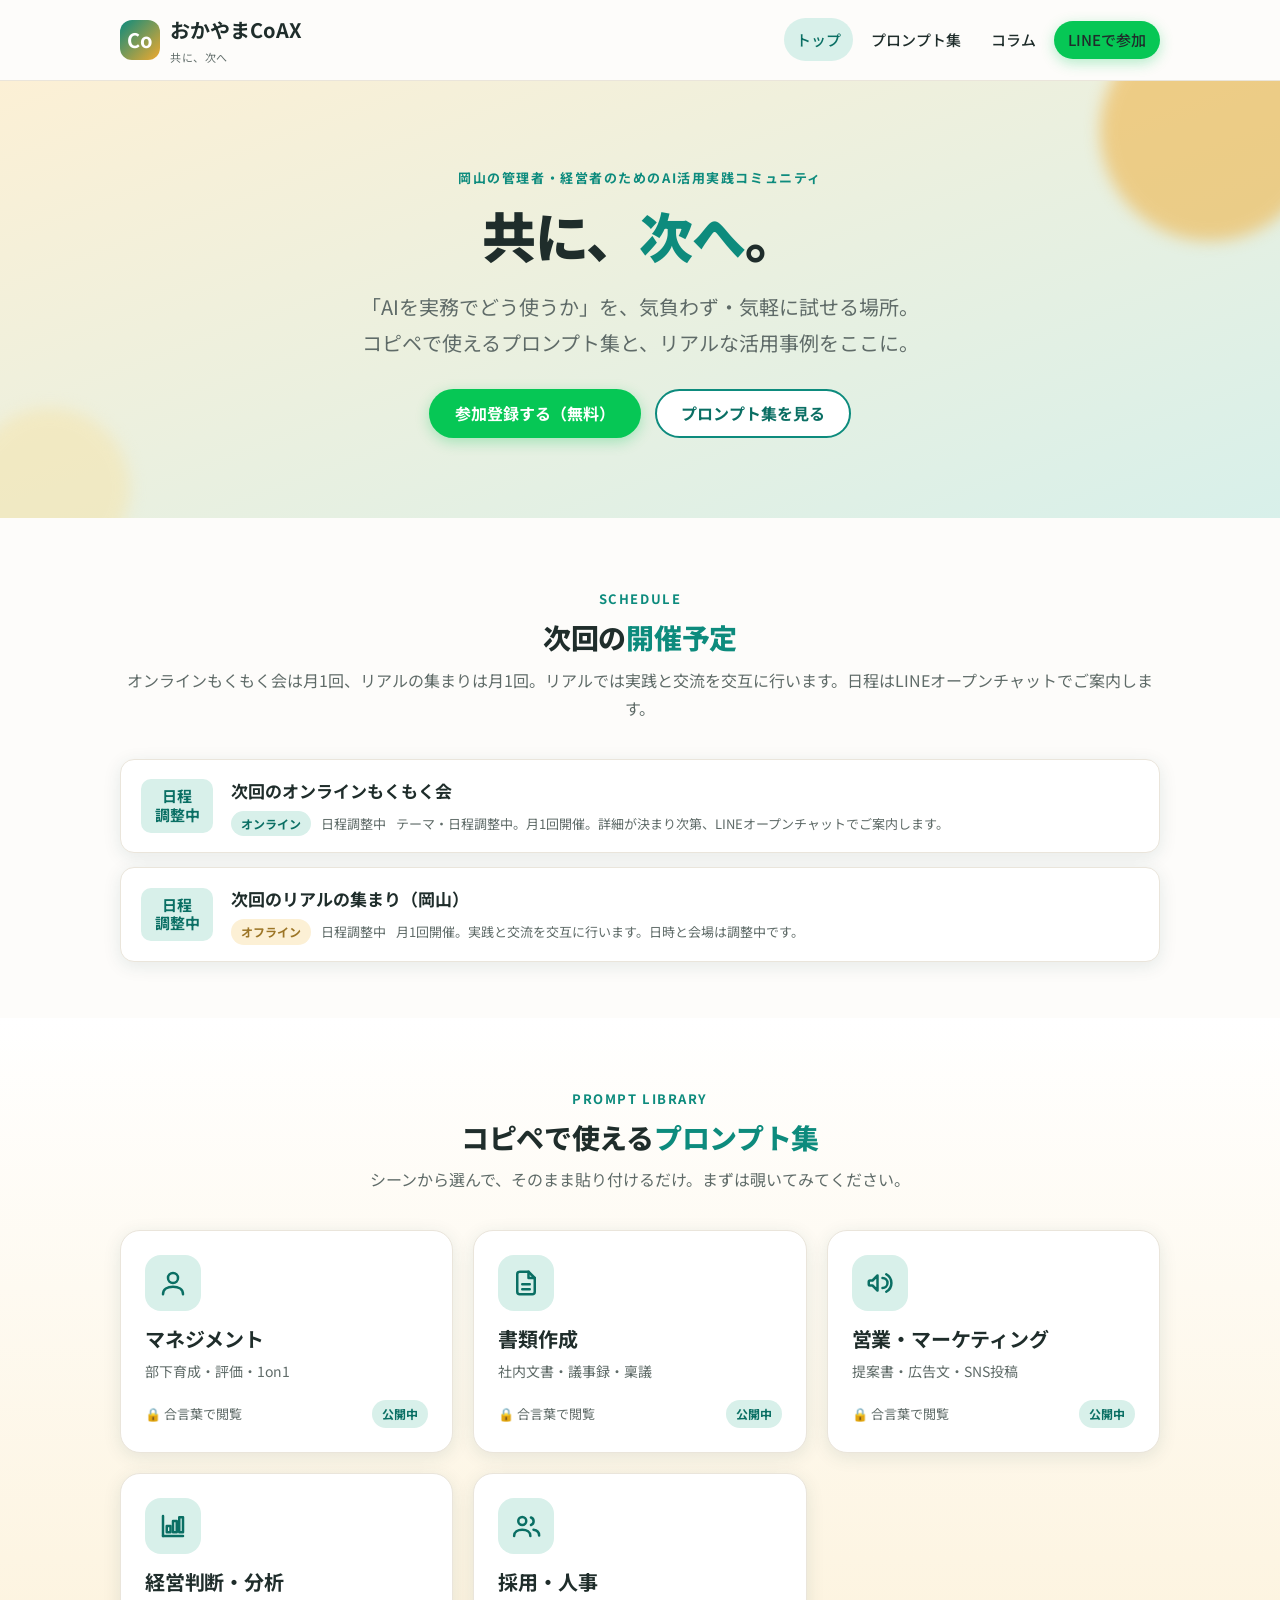
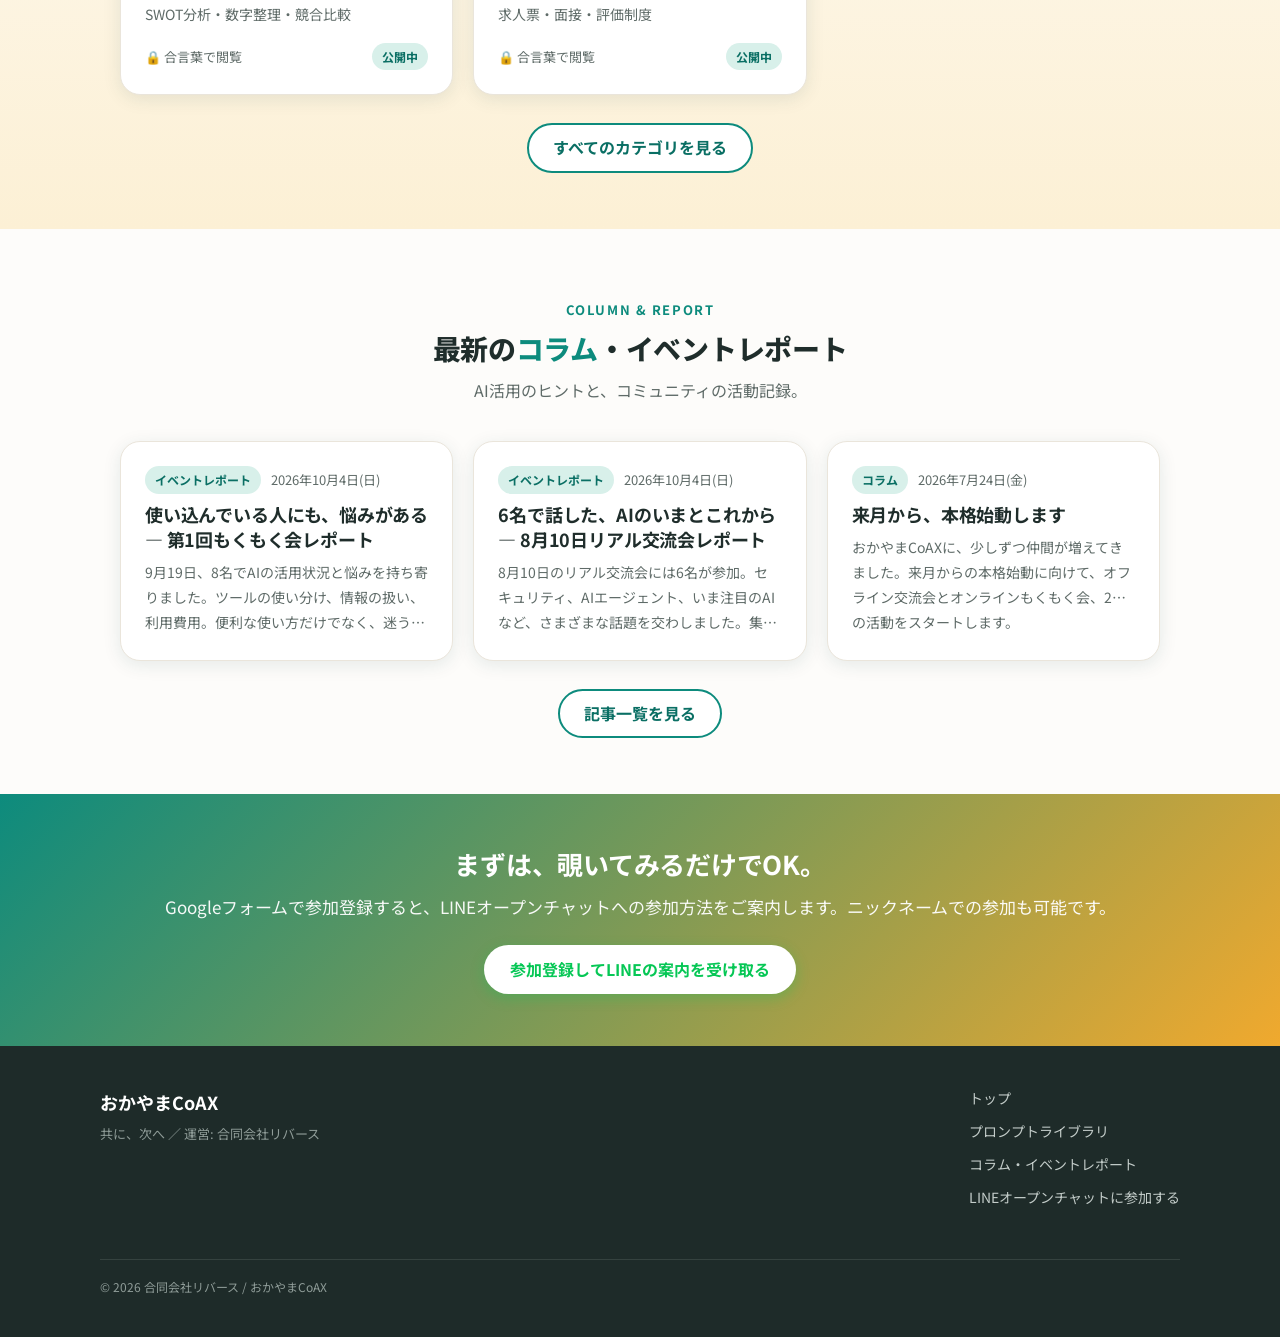
<file: index.html>
<!DOCTYPE html>
<html lang="ja">
<head>
  <meta charset="UTF-8">
  <meta name="viewport" content="width=device-width, initial-scale=1.0">
  <title>おかやまCoAX ｜ 岡山の管理者・経営者のためのAI活用実践コミュニティ</title>
  <meta name="description" content="おかやまCoAXは、岡山の管理者・経営者向けの無料AI活用実践コミュニティ。コピペで使えるプロンプト集と、実際の活用事例・イベントレポートを蓄積しています。">
  <!-- OGP / Twitter Card -->
  <meta property="og:type" content="website">
  <meta property="og:site_name" content="おかやまCoAX">
  <meta property="og:title" content="おかやまCoAX ｜ 岡山の管理者・経営者のためのAI活用実践コミュニティ">
  <meta property="og:description" content="「共に、次へ」。コピペで使えるプロンプト集と、リアルな活用事例。気負わず・気軽にAIを実務で試せる無料コミュニティ。">
  <meta property="og:image" content="https://okayamacoax.re-birth-llc.co.jp/assets/img/ogp.png">
  <meta property="og:url" content="https://okayamacoax.re-birth-llc.co.jp/">
  <meta name="twitter:card" content="summary_large_image">
  <link rel="preconnect" href="https://fonts.googleapis.com">
  <link rel="preconnect" href="https://fonts.gstatic.com" crossorigin>
  <link href="https://fonts.googleapis.com/css2?family=Noto+Sans+JP:wght@400;500;700;800;900&display=swap" rel="stylesheet">
  <link rel="stylesheet" href="assets/css/style.css">
</head>
<body data-page="home">
  <header id="site-header"></header>

  <main id="main">
    <!-- ヒーロー -->
    <section class="hero">
      <span class="hero__blob hero__blob--1"></span>
      <span class="hero__blob hero__blob--2"></span>
      <div class="hero__inner">
        <p class="eyebrow">岡山の管理者・経営者のためのAI活用実践コミュニティ</p>
        <h1 class="hero__concept">共に、<span class="em">次へ</span>。</h1>
        <p class="hero__lead">「AIを実務でどう使うか」を、気負わず・気軽に試せる場所。<br>コピペで使えるプロンプト集と、リアルな活用事例をここに。</p>
        <div class="hero__actions">
          <a href="#" id="hero-line" class="btn btn--line" target="_blank" rel="noopener">参加登録する（無料）</a>
          <a href="prompts.html" class="btn btn--ghost">プロンプト集を見る</a>
        </div>
      </div>
    </section>

    <!-- 次回開催予定 -->
    <section class="section">
      <div class="container">
        <div class="section__head">
          <p class="eyebrow">SCHEDULE</p>
          <h2 class="section__title">次回の<span class="em">開催予定</span></h2>
          <p class="section__lead">オンラインもくもく会は月1回、リアルの集まりは月1回。リアルでは実践と交流を交互に行います。日程はLINEオープンチャットでご案内します。</p>
        </div>
        <div class="events" id="events" aria-live="polite"><div class="loading">読み込み中…</div></div>
      </div>
    </section>

    <!-- プロンプトライブラリ導線 -->
    <section class="section section--soft">
      <div class="container">
        <div class="section__head">
          <p class="eyebrow">PROMPT LIBRARY</p>
          <h2 class="section__title">コピペで使える<span class="em">プロンプト集</span></h2>
          <p class="section__lead">シーンから選んで、そのまま貼り付けるだけ。まずは覗いてみてください。</p>
        </div>
        <div class="grid grid--3" id="categories"><div class="loading">読み込み中…</div></div>
        <div style="text-align:center; margin-top:28px">
          <a href="prompts.html" class="btn btn--ghost">すべてのカテゴリを見る</a>
        </div>
      </div>
    </section>

    <!-- 最新コラム -->
    <section class="section">
      <div class="container">
        <div class="section__head">
          <p class="eyebrow">COLUMN &amp; REPORT</p>
          <h2 class="section__title">最新の<span class="em">コラム</span>・イベントレポート</h2>
          <p class="section__lead">AI活用のヒントと、コミュニティの活動記録。</p>
        </div>
        <div class="grid grid--3" id="latest-columns" aria-live="polite"><div class="loading">読み込み中…</div></div>
        <div style="text-align:center; margin-top:28px">
          <a href="columns.html" class="btn btn--ghost">記事一覧を見る</a>
        </div>
      </div>
    </section>

    <!-- LINE CTA -->
    <section class="cta-band">
      <div class="container">
        <h2>まずは、覗いてみるだけでOK。</h2>
        <p>Googleフォームで参加登録すると、LINEオープンチャットへの参加方法をご案内します。ニックネームでの参加も可能です。</p>
        <a href="#" id="cta-line" class="btn btn--line" target="_blank" rel="noopener">参加登録してLINEの案内を受け取る</a>
      </div>
    </section>
  </main>

  <footer id="site-footer"></footer>

  <script src="assets/js/main.js"></script>
  <script src="assets/js/content-tools.js"></script>
  <script src="assets/js/home.js"></script>
  <script>
    // ヒーロー/CTAのLINEボタンにフォームURLを反映
    CoAX.getConfig().then(cfg => {
      ["hero-line", "cta-line"].forEach(id => {
        const el = document.getElementById(id);
        if (el) el.href = cfg.lineFormUrl;
      });
    });
  </script>
</body>
</html>
</file>
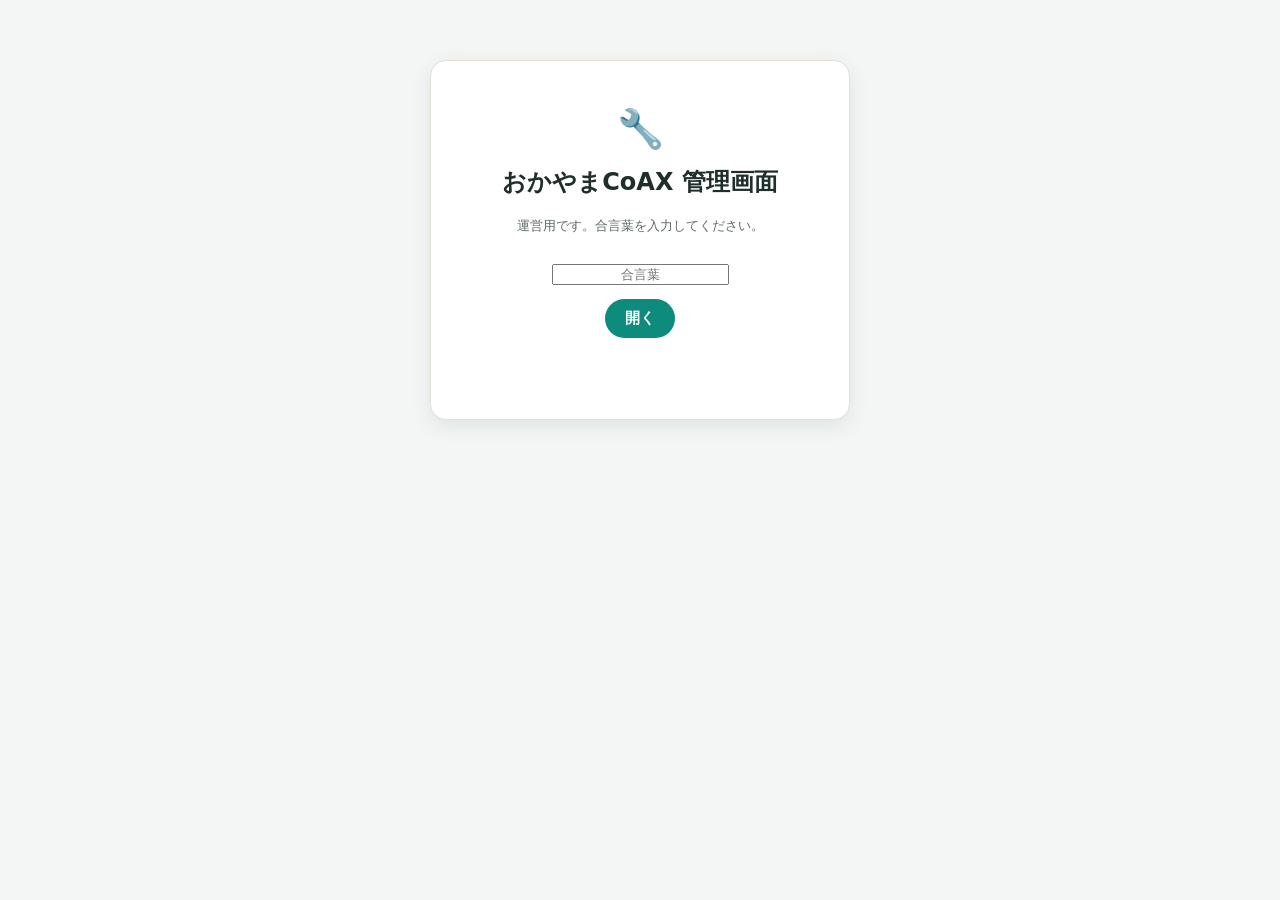
<file: admin.html>
<!DOCTYPE html>
<html lang="ja">
<head>
  <meta charset="UTF-8">
  <meta name="viewport" content="width=device-width, initial-scale=1.0">
  <meta name="robots" content="noindex,nofollow">
  <title>管理画面 ｜ おかやまCoAX（運営用）</title>
  <style>
    :root{--teal:#0d8b7d;--teal-d:#0a6f64;--gold:#f0a92e;--bg:#f4f6f5;--surface:#fff;--ink:#1f2d2b;--soft:#5f6b68;--bd:#e3e0d7;--danger:#c0392b;}
    *{box-sizing:border-box;}
    body{margin:0;font-family:"Noto Sans JP",system-ui,sans-serif;background:var(--bg);color:var(--ink);line-height:1.7;}
    header{background:var(--surface);border-bottom:1px solid var(--bd);padding:12px 20px;display:flex;align-items:center;justify-content:space-between;position:sticky;top:0;z-index:10;}
    .brand{font-weight:700;font-size:18px;}
    .brand small{color:var(--soft);font-weight:400;font-size:12px;display:block;}
    .wrap{max-width:960px;margin:0 auto;padding:20px;}
    .tabs{display:flex;gap:6px;flex-wrap:wrap;margin:16px 0 20px;}
    .tabs button{background:#fff;border:2px solid var(--bd);color:var(--soft);border-radius:999px;padding:8px 16px;font-weight:700;font-family:inherit;cursor:pointer;font-size:14px;}
    .tabs button.active{background:var(--teal);color:#fff;border-color:var(--teal);}
    .panel{display:none;}
    .panel.active{display:block;}
    .card{background:var(--surface);border:1px solid var(--bd);border-radius:14px;padding:18px;margin-bottom:14px;box-shadow:0 3px 12px rgba(20,70,64,.06);}
    label{font-weight:700;font-size:13px;display:block;margin:10px 0 4px;color:var(--soft);}
    input[type=text],input[type=date],input[type=datetime-local],select,textarea{width:100%;padding:9px 12px;border:2px solid var(--bd);border-radius:10px;font-size:15px;font-family:inherit;background:#fff;color:var(--ink);}
    textarea{min-height:120px;resize:vertical;}
    textarea.body{min-height:180px;font-family:"Consolas",monospace;font-size:13px;}
    input:focus,select:focus,textarea:focus{outline:none;border-color:var(--teal);}
    .row{display:flex;gap:12px;flex-wrap:wrap;}
    .row>div{flex:1;min-width:180px;}
    button{font-family:inherit;cursor:pointer;}
    .btn{background:var(--teal);color:#fff;border:0;border-radius:999px;padding:10px 20px;font-weight:700;font-size:15px;}
    .btn:hover{background:var(--teal-d);}
    .btn.ghost{background:#fff;color:var(--teal-d);border:2px solid var(--teal);}
    .btn.gold{background:var(--gold);color:#3a2d0a;}
    .btn.sm{padding:6px 12px;font-size:13px;}
    .btn.del{background:#fff;color:var(--danger);border:2px solid #eab;}
    .cardhead{display:flex;justify-content:space-between;align-items:center;gap:10px;margin-bottom:6px;}
    .cardhead .t{font-weight:700;font-size:14px;color:var(--soft);}
    .toolbar{display:flex;gap:10px;flex-wrap:wrap;align-items:center;margin:6px 0 18px;padding:14px;background:#fff;border:1px dashed var(--teal);border-radius:12px;}
    .hint{font-size:13px;color:var(--soft);}
    .gate{max-width:420px;margin:60px auto;text-align:center;background:#fff;border:1px solid var(--bd);border-radius:16px;padding:36px 26px;box-shadow:0 6px 20px rgba(20,70,64,.1);}
    .gate h2{margin:0 0 8px;}
    .gate input{margin:14px 0;}
    .err{color:var(--danger);font-weight:700;font-size:14px;min-height:1.2em;}
    .ok{color:var(--teal-d);font-weight:700;}
    .steps{background:#fff8e8;border:1px solid #f0d98a;border-radius:12px;padding:14px 18px;font-size:14px;color:#6b530f;margin-bottom:18px;}
    .steps b{color:#3a2d0a;}
    code{background:#eef1f0;padding:1px 6px;border-radius:5px;font-size:13px;}
    .muted{color:var(--soft);font-size:12px;}
    a{color:var(--teal-d);}
  </style>
</head>
<body>
  <div id="gate" class="gate">
    <div style="font-size:38px">🔧</div>
    <h2>おかやまCoAX 管理画面</h2>
    <p class="hint">運営用です。合言葉を入力してください。</p>
    <form id="gate-form">
      <input type="password" id="gate-input" placeholder="合言葉" autocomplete="off" style="text-align:center">
      <div><button class="btn" type="submit">開く</button></div>
    </form>
    <p class="err" id="gate-err"></p>
  </div>

  <div id="app" style="display:none">
    <header>
      <div class="brand">🔧 おかやまCoAX 管理画面 <small>編集 → 書き出し → GitHubに反映</small></div>
      <a href="index.html" class="hint">サイトを見る →</a>
    </header>
    <div class="wrap">
      <p><a href="tools/update-preparer.html">ChatGPTの更新パックからJSONとLINE原稿をまとめて準備する →</a></p>
      <div class="steps">
        <b>使い方</b>：各タブで編集 → 一番下の「<b>◯◯を書き出す</b>」でファイルをダウンロード →
        GitHubのリポジトリで同じ場所に<b>差し替え（アップロード）してコミット</b>すれば、1〜2分で公開反映されます。
        <span class="muted">（プロンプトは書き出し時に自動で暗号化されます）</span>
      </div>

      <div class="tabs">
        <button data-tab="columns" class="active" onclick="showTab('columns')">コラム</button>
        <button data-tab="events" onclick="showTab('events')">開催予定</button>
        <button data-tab="prompts" onclick="showTab('prompts')">プロンプト</button>
        <button data-tab="config" onclick="showTab('config')">サイト設定</button>
      </div>

      <div id="panel-columns" class="panel active"></div>
      <div id="panel-events" class="panel"></div>
      <div id="panel-prompts" class="panel"></div>
      <div id="panel-config" class="panel"></div>
    </div>
  </div>

  <script src="assets/js/crypto.js"></script>
  <script src="assets/js/content-tools.js"></script>
  <script>
  const state = { pass:"", config:null, events:[], columns:[], prompts:{} };
  const CATS = ["management","documents","sales","analysis","hr"];
  const esc = s => String(s==null?"":s).replace(/&/g,"&amp;").replace(/</g,"&lt;").replace(/>/g,"&gt;").replace(/"/g,"&quot;");

  async function loadJSON(p){ const r = await fetch(p+"?t="+Date.now()); if(!r.ok) throw new Error(p); return r.json(); }

  /* ---------- 合言葉ゲート ---------- */
  document.getElementById("gate-form").addEventListener("submit", async (e)=>{
    e.preventDefault();
    const pass = document.getElementById("gate-input").value.trim();
    const err = document.getElementById("gate-err");
    if(!pass) return;
    err.textContent = "確認中…";
    try {
      // 合言葉の検証＝プロンプト1件を復号できるか
      const enc = await loadJSON("data/prompts/management.enc.json");
      const text = await CoAXCrypto.decrypt(enc, pass);
      state.prompts.management = JSON.parse(text);
      state.pass = pass;
      err.textContent = "";
      await bootstrap();
      document.getElementById("gate").style.display="none";
      document.getElementById("app").style.display="block";
    } catch(ex){
      err.textContent = "合言葉が正しくないか、暗号機能が使えません（https:// か localhost で開いてください）。";
    }
  });

  async function bootstrap(){
    state.config  = await loadJSON("data/config.json");
    state.events  = await loadJSON("data/events.json");
    state.columns = await loadJSON("data/columns.json");
    for(const c of CATS){
      if(state.prompts[c]) continue;
      const enc = await loadJSON(`data/prompts/${c}.enc.json`);
      state.prompts[c] = JSON.parse(await CoAXCrypto.decrypt(enc, state.pass));
    }
    renderColumns(); renderEvents(); renderPrompts(); renderConfig();
  }

  function showTab(t){
    document.querySelectorAll(".tabs button").forEach(b=>b.classList.toggle("active", b.dataset.tab===t));
    document.querySelectorAll(".panel").forEach(p=>p.classList.remove("active"));
    document.getElementById("panel-"+t).classList.add("active");
  }

  function download(name, text){
    const blob = new Blob([text], {type:"application/json"});
    const a = document.createElement("a");
    a.href = URL.createObjectURL(blob); a.download = name;
    document.body.appendChild(a); a.click(); a.remove();
    setTimeout(()=>URL.revokeObjectURL(a.href),1000);
  }

  /* ========== コラム ========== */
  function colBodyToText(body){
    if(typeof body==="string") return body;
    if(Array.isArray(body)) return body.map(b=> b.type==="h2" ? "## "+b.text : b.text).join("\n\n");
    return "";
  }
  function colTextToBody(text){
    return text.split(/\n{2,}/).map(chunk=>{
      const t = chunk.replace(/\s+$/,"");
      if(t.startsWith("## ")) return {type:"h2", text:t.slice(3).trim()};
      return {type:"p", text:t};
    }).filter(b=>b.text!=="");
  }
  function nextColId(){
    let max=0; state.columns.forEach(c=>{ const m=/col-(\d+)/.exec(c.id||""); if(m) max=Math.max(max,+m[1]); });
    return "col-"+String(max+1).padStart(3,"0");
  }
  function renderColumns(){
    const p = document.getElementById("panel-columns");
    const items = state.columns.map((c,i)=>colCard(c,i)).join("");
    p.innerHTML = `<div class="toolbar">
        <button class="btn ghost sm" onclick="addColumn()">＋ コラムを追加</button>
        <span class="hint">新着順は日付で自動並び替えされます。</span>
      </div>${items}
      <div class="toolbar"><button class="btn gold" onclick="exportColumns()">columns.json を書き出す</button>
        <span class="hint">→ <code>data/columns.json</code> に差し替え</span></div>`;
  }
  function colCard(c,i){
    return `<div class="card" data-idx="${i}">
      <div class="cardhead"><span class="t">記事 #${i+1}（id: ${esc(c.id)}）</span>
        <button class="btn del sm" onclick="delItem('columns',${i})">削除</button></div>
      <div class="row">
        <div><label>タイトル</label><input type="text" data-f="title" value="${esc(c.title)}"></div>
        <div style="max-width:170px"><label>日付</label><input type="date" data-f="date" value="${esc((c.date||'').slice(0,10))}"></div>
        <div style="max-width:190px"><label>区分</label><input type="text" data-f="category" value="${esc(c.category||'コラム')}"></div>
      </div>
      <label>抜粋（一覧に出る2〜3行）</label><textarea data-f="excerpt">${esc(c.excerpt||"")}</textarea>
      <label>本文（段落は空行で区切る／見出しは行頭に <code>## </code>）</label>
      <textarea class="body" data-f="body">${esc(colBodyToText(c.body))}</textarea>
      <input type="hidden" data-f="id" value="${esc(c.id)}">
    </div>`;
  }
  function collectColumns(){
    return [...document.querySelectorAll("#panel-columns .card")].map(card=>{
      const g=f=>card.querySelector(`[data-f="${f}"]`).value;
      const original = state.columns.find(c => c.id === g("id"));
      return { ...(original && original.figure ? { figure: original.figure } : {}),
        id:g("id"), title:g("title").trim(), date:g("date"), category:g("category").trim()||"コラム",
        excerpt:g("excerpt").trim(), body:colTextToBody(g("body")) };
    });
  }
  function addColumn(){
    const today=new Date().toISOString().slice(0,10);
    state.columns = collectColumns();
    state.columns.unshift({id:nextColId(),title:"",date:today,category:"コラム",excerpt:"",body:[]});
    renderColumns();
  }
  function exportColumns(){
    const arr = collectColumns().sort((a,b)=> new Date(b.date)-new Date(a.date));
    download("columns.json", JSON.stringify(arr,null,2));
  }

  /* ========== 開催予定 ========== */
  function nextEvtId(date){ return "evt-"+(date? date.slice(0,10) : new Date().toISOString().slice(0,10)); }
  function renderEvents(){
    const p=document.getElementById("panel-events");
    const items=state.events.map((e,i)=>evtCard(e,i)).join("");
    p.innerHTML=`<div class="toolbar"><button class="btn ghost sm" onclick="addEvent()">＋ 予定を追加</button>
      <span class="hint">過ぎた予定はトップページから自動で消えます。</span></div>${items}
      <div class="toolbar"><button class="btn gold" onclick="exportEvents()">events.json を書き出す</button>
      <span class="hint">→ <code>data/events.json</code> に差し替え</span></div>`;
  }
  function evtCard(e,i){
    const dt=(e.date||"").replace(/(\+|-)\d\d:\d\d$/,"").slice(0,16);
    return `<div class="card" data-idx="${i}">
      <div class="cardhead"><span class="t">予定 #${i+1}</span>
        <button class="btn del sm" onclick="delItem('events',${i})">削除</button></div>
      <label>タイトル</label><input type="text" data-f="title" value="${esc(e.title)}">
      <div class="row">
        <div><label>日時</label><input type="datetime-local" data-f="date" value="${esc(dt)}"></div>
        <div style="max-width:200px"><label>状態</label>
          <select data-f="status">
            <option value="planned" ${!e.status||e.status==='planned'?'selected':''}>開催予定</option>
            <option value="completed" ${e.status==='completed'?'selected':''}>開催済み</option>
            <option value="postponed" ${e.status==='postponed'?'selected':''}>延期</option>
            <option value="cancelled" ${e.status==='cancelled'?'selected':''}>中止</option>
          </select></div>
        <div style="max-width:200px"><label>種別</label>
          <select data-f="type"><option ${e.type==='オンライン'?'selected':''}>オンライン</option><option ${e.type==='オフライン'?'selected':''}>オフライン</option></select></div>
      </div>
      <label>補足メモ（任意）</label><input type="text" data-f="note" value="${esc(e.note||'')}">
      <input type="hidden" data-f="id" value="${esc(e.id||'')}">
    </div>`;
  }
  function collectEvents(){
    return [...document.querySelectorAll("#panel-events .card")].map(card=>{
      const g=f=>card.querySelector(`[data-f="${f}"]`).value;
      let d=g("date"); if(d && d.length===16) d=d+":00+09:00";
      return { id:g("id")||nextEvtId(d), title:g("title").trim(), date:d, type:g("type"), status:g("status"), note:g("note").trim() };
    });
  }
  function addEvent(){ state.events=collectEvents(); state.events.push({id:"",title:"",date:"",type:"オンライン",note:""}); renderEvents(); }
  function exportEvents(){
    const arr=collectEvents().sort((a,b)=>new Date(a.date)-new Date(b.date));
    const errors = CoAXContent.validateData(state.columns, arr);
    if (errors.length) { alert(errors.join("\n")); return; }
    download("events.json", JSON.stringify(arr,null,2));
  }

  /* ========== プロンプト ========== */
  let curCat = "management";
  function catName(id){ const c=state.config.categories.find(x=>x.id===id); return c?c.name:id; }
  function nextPromptId(cat){
    const pre={management:"mgmt",documents:"doc",sales:"sales",analysis:"analysis",hr:"hr"}[cat]||cat;
    let max=0; (state.prompts[cat]||[]).forEach(p=>{ const m=new RegExp(pre+"-(\\d+)").exec(p.id||""); if(m) max=Math.max(max,+m[1]); });
    return pre+"-"+String(max+1).padStart(2,"0");
  }
  function renderPrompts(){
    const p=document.getElementById("panel-prompts");
    const opts=CATS.map(c=>`<option value="${c}" ${c===curCat?'selected':''}>${esc(catName(c))}</option>`).join("");
    const items=(state.prompts[curCat]||[]).map((pr,i)=>promptCard(pr,i)).join("");
    p.innerHTML=`<div class="toolbar">
        <label style="margin:0">カテゴリ</label>
        <select id="cat-sel" onchange="switchCat(this.value)" style="max-width:240px">${opts}</select>
        <button class="btn ghost sm" onclick="addPrompt()">＋ プロンプトを追加</button>
      </div>${items||'<p class="hint">このカテゴリはまだプロンプトがありません。</p>'}
      <div class="toolbar"><button class="btn gold" onclick="exportPrompts()">${esc(curCat)}.enc.json を書き出す（暗号化）</button>
        <span class="hint">→ <code>data/prompts/${esc(curCat)}.enc.json</code> に差し替え</span></div>`;
  }
  function promptCard(pr,i){
    return `<div class="card" data-idx="${i}">
      <div class="cardhead"><span class="t">#${i+1}（id: ${esc(pr.id)}）</span>
        <button class="btn del sm" onclick="delItem('prompts',${i})">削除</button></div>
      <label>タイトル</label><input type="text" data-f="title" value="${esc(pr.title)}">
      <label>説明（任意）</label><input type="text" data-f="description" value="${esc(pr.description||'')}">
      <label>本文（コピーされる内容。改行そのままでOK）</label>
      <textarea class="body" data-f="body">${esc(pr.body||"")}</textarea>
      <input type="hidden" data-f="id" value="${esc(pr.id)}">
    </div>`;
  }
  function collectPrompts(){
    return [...document.querySelectorAll("#panel-prompts .card")].map(card=>{
      const g=f=>card.querySelector(`[data-f="${f}"]`).value;
      return { id:g("id"), title:g("title").trim(), description:g("description").trim(), body:g("body") };
    });
  }
  function switchCat(c){ state.prompts[curCat]=collectPrompts(); curCat=c; renderPrompts(); }
  function addPrompt(){
    state.prompts[curCat]=collectPrompts();
    (state.prompts[curCat]=state.prompts[curCat]||[]).push({id:nextPromptId(curCat),title:"",description:"",body:""});
    renderPrompts();
  }
  async function exportPrompts(){
    const arr=collectPrompts();
    state.prompts[curCat]=arr;
    const obj=await CoAXCrypto.encrypt(JSON.stringify(arr), state.pass);
    download(curCat+".enc.json", JSON.stringify(obj,null,2));
  }

  /* ========== サイト設定 ========== */
  function renderConfig(){
    const p=document.getElementById("panel-config");
    const cats=state.config.categories.map((c,i)=>`
      <div class="card">
        <div class="cardhead"><span class="t">${esc(c.name)}（${esc(c.id)}）</span></div>
        <div class="row">
          <div><label>表示名</label><input type="text" data-cf="name" data-i="${i}" value="${esc(c.name)}"></div>
          <div><label>想定シーン</label><input type="text" data-cf="scene" data-i="${i}" value="${esc(c.scene)}"></div>
          <div style="max-width:200px"><label>公開状態</label>
            <select data-cf="status" data-i="${i}"><option value="available" ${c.status==='available'?'selected':''}>公開中</option><option value="coming" ${c.status==='coming'?'selected':''}>準備中</option></select></div>
        </div>
      </div>`).join("");
    p.innerHTML=`
      <div class="card">
        <label>参加フォームURL（LINEで参加ボタンの遷移先）</label>
        <input type="text" id="cfg-form" value="${esc(state.config.lineFormUrl)}">
        <div class="row" style="margin-top:10px">
          <div><label>サイト名</label><input type="text" id="cfg-name" value="${esc(state.config.siteName)}"></div>
          <div><label>コンセプト</label><input type="text" id="cfg-concept" value="${esc(state.config.concept)}"></div>
        </div>
        <label>タグライン</label><input type="text" id="cfg-tag" value="${esc(state.config.tagline||'')}">
      </div>
      <h3 style="margin:18px 0 8px">カテゴリ</h3>${cats}
      <div class="toolbar"><button class="btn gold" onclick="exportConfig()">config.json を書き出す</button>
        <span class="hint">→ <code>data/config.json</code> に差し替え</span></div>`;
  }
  function exportConfig(){
    const cfg=JSON.parse(JSON.stringify(state.config));
    cfg.lineFormUrl=document.getElementById("cfg-form").value.trim();
    cfg.siteName=document.getElementById("cfg-name").value.trim();
    cfg.concept=document.getElementById("cfg-concept").value.trim();
    cfg.tagline=document.getElementById("cfg-tag").value.trim();
    document.querySelectorAll("[data-cf]").forEach(el=>{
      cfg.categories[+el.dataset.i][el.dataset.cf]=el.value;
    });
    state.config=cfg;
    download("config.json", JSON.stringify(cfg,null,2));
  }

  /* ========== 共通：削除 ========== */
  function delItem(kind,i){
    if(!confirm("削除しますか？（書き出すまでファイルには反映されません）")) return;
    if(kind==="columns"){ state.columns=collectColumns(); state.columns.splice(i,1); renderColumns(); }
    if(kind==="events"){ state.events=collectEvents(); state.events.splice(i,1); renderEvents(); }
    if(kind==="prompts"){ state.prompts[curCat]=collectPrompts(); state.prompts[curCat].splice(i,1); renderPrompts(); }
  }
  </script>
</body>
</html>
</file>
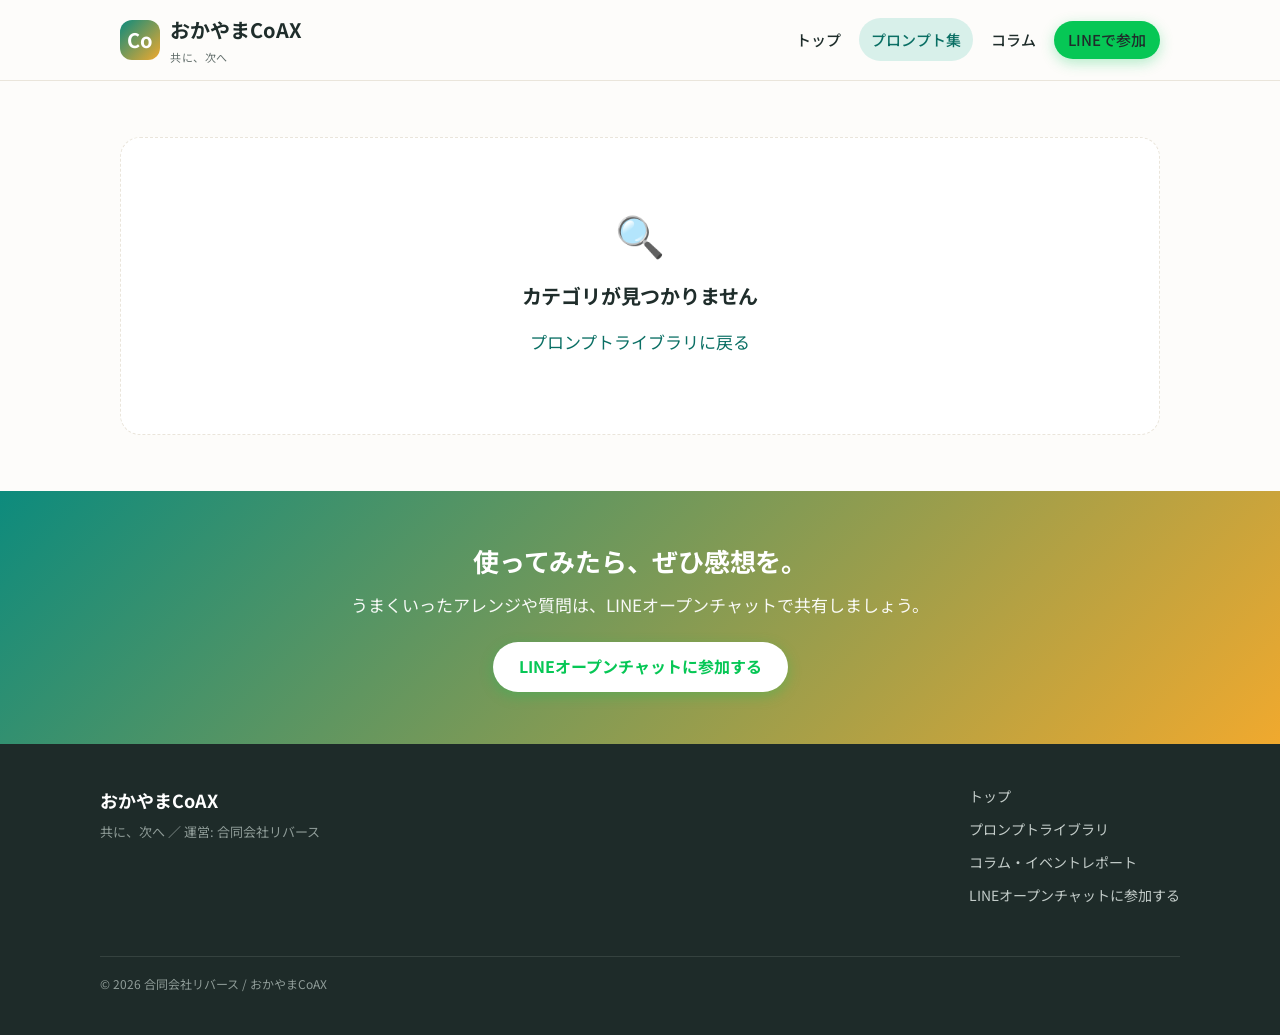
<file: category.html>
<!DOCTYPE html>
<html lang="ja">
<head>
  <meta charset="UTF-8">
  <meta name="viewport" content="width=device-width, initial-scale=1.0">
  <title>プロンプト一覧 ｜ おかやまCoAX</title>
  <meta name="description" content="カテゴリ別のプロンプト一覧。本文をそのままコピーして使えます。">
  <!-- OGP / Twitter Card -->
  <meta property="og:type" content="website">
  <meta property="og:site_name" content="おかやまCoAX">
  <meta property="og:title" content="プロンプト一覧 ｜ おかやまCoAX">
  <meta property="og:description" content="カテゴリ別のプロンプト一覧。本文をそのままコピーして使えます。">
  <meta property="og:image" content="https://okayamacoax.re-birth-llc.co.jp/assets/img/ogp.png">
  <meta property="og:url" content="https://okayamacoax.re-birth-llc.co.jp/prompts.html">
  <meta name="twitter:card" content="summary_large_image">
  <link rel="preconnect" href="https://fonts.googleapis.com">
  <link rel="preconnect" href="https://fonts.gstatic.com" crossorigin>
  <link href="https://fonts.googleapis.com/css2?family=Noto+Sans+JP:wght@400;500;700;800;900&display=swap" rel="stylesheet">
  <link rel="stylesheet" href="assets/css/style.css">
</head>
<body data-page="prompts">
  <header id="site-header"></header>

  <main id="main">
    <section class="section">
      <div class="container">
        <div id="cat-head"></div>
        <div id="prompt-list"><div class="loading">読み込み中…</div></div>
      </div>
    </section>

    <section class="cta-band">
      <div class="container">
        <h2>使ってみたら、ぜひ感想を。</h2>
        <p>うまくいったアレンジや質問は、LINEオープンチャットで共有しましょう。</p>
        <a href="#" id="cta-line" class="btn btn--line" target="_blank" rel="noopener">LINEオープンチャットに参加する</a>
      </div>
    </section>
  </main>

  <footer id="site-footer"></footer>

  <script src="assets/js/main.js"></script>
  <script src="assets/js/crypto.js"></script>
  <script src="assets/js/category.js"></script>
  <script>
    CoAX.getConfig().then(cfg => {
      const el = document.getElementById("cta-line");
      if (el) el.href = cfg.lineFormUrl;
    });
  </script>
</body>
</html>
</file>
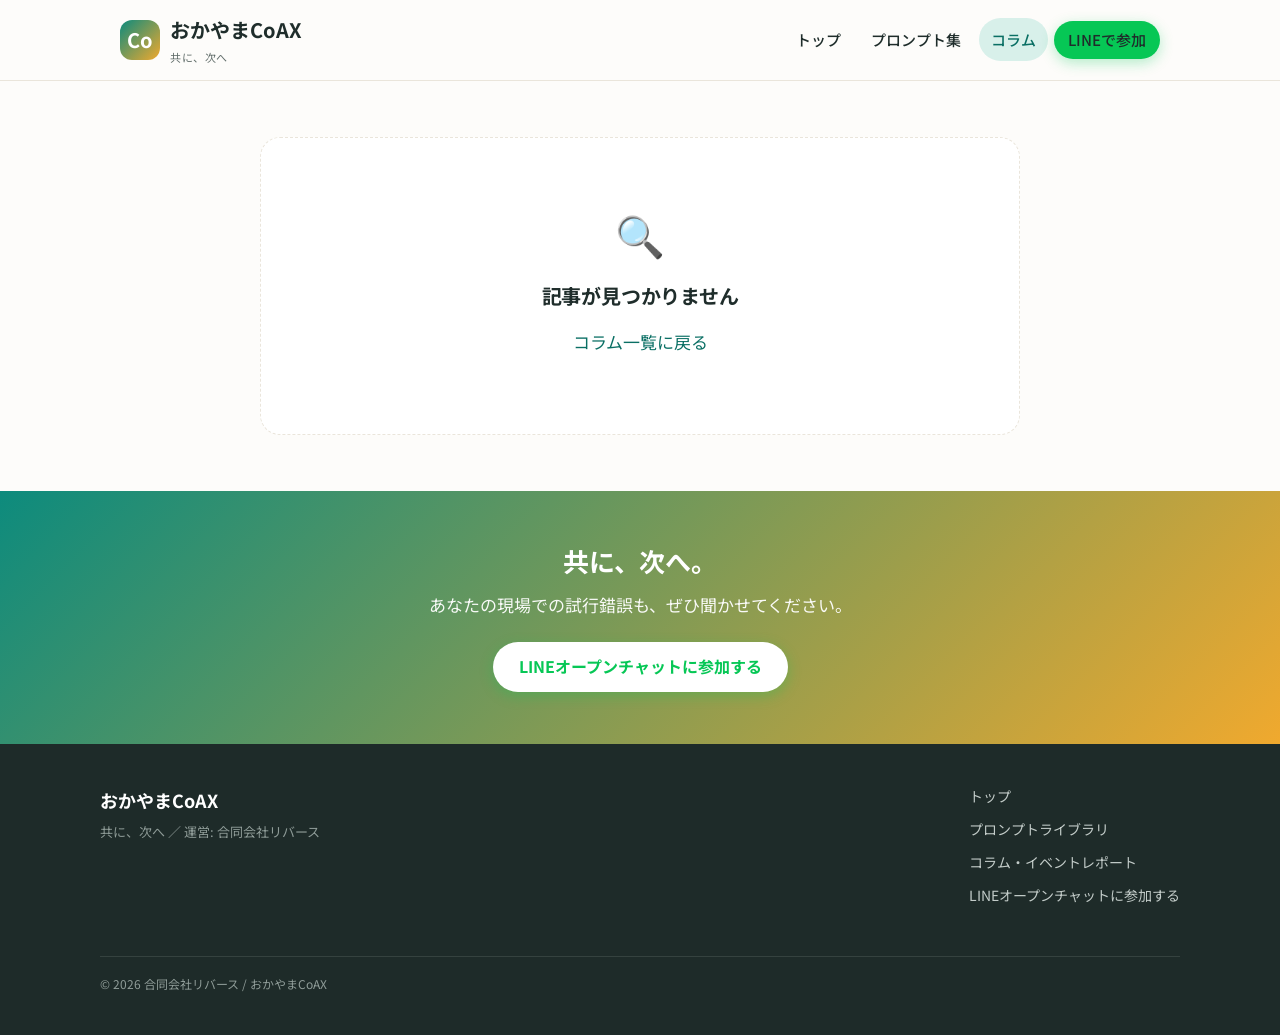
<file: column.html>
<!DOCTYPE html>
<html lang="ja">
<head>
  <meta charset="UTF-8">
  <meta name="viewport" content="width=device-width, initial-scale=1.0">
  <title>記事 ｜ おかやまCoAX</title>
  <meta name="description" content="おかやまCoAX コラム・イベントレポート記事">
  <!-- OGP / Twitter Card -->
  <meta property="og:type" content="article">
  <meta property="og:site_name" content="おかやまCoAX">
  <meta property="og:title" content="コラム・イベントレポート ｜ おかやまCoAX">
  <meta property="og:description" content="おかやまCoAXのコラム・イベントレポート。AI活用のヒントをお届けします。">
  <meta property="og:image" content="https://okayamacoax.re-birth-llc.co.jp/assets/img/ogp.png">
  <meta property="og:url" content="https://okayamacoax.re-birth-llc.co.jp/columns.html">
  <meta name="twitter:card" content="summary_large_image">
  <link rel="preconnect" href="https://fonts.googleapis.com">
  <link rel="preconnect" href="https://fonts.gstatic.com" crossorigin>
  <link href="https://fonts.googleapis.com/css2?family=Noto+Sans+JP:wght@400;500;700;800;900&display=swap" rel="stylesheet">
  <link rel="stylesheet" href="assets/css/style.css">
</head>
<body data-page="columns">
  <header id="site-header"></header>

  <main id="main">
    <section class="section">
      <div class="container">
        <article class="article" id="article"><div class="loading">読み込み中…</div></article>
      </div>
    </section>

    <section class="cta-band">
      <div class="container">
        <h2>共に、次へ。</h2>
        <p>あなたの現場での試行錯誤も、ぜひ聞かせてください。</p>
        <a href="#" id="cta-line" class="btn btn--line" target="_blank" rel="noopener">LINEオープンチャットに参加する</a>
      </div>
    </section>
  </main>

  <footer id="site-footer"></footer>

  <script src="assets/js/main.js"></script>
  <script src="assets/js/content-tools.js"></script>
  <script src="assets/js/column.js"></script>
  <script>
    CoAX.getConfig().then(cfg => {
      const el = document.getElementById("cta-line");
      if (el) el.href = cfg.lineFormUrl;
    });
  </script>
</body>
</html>
</file>
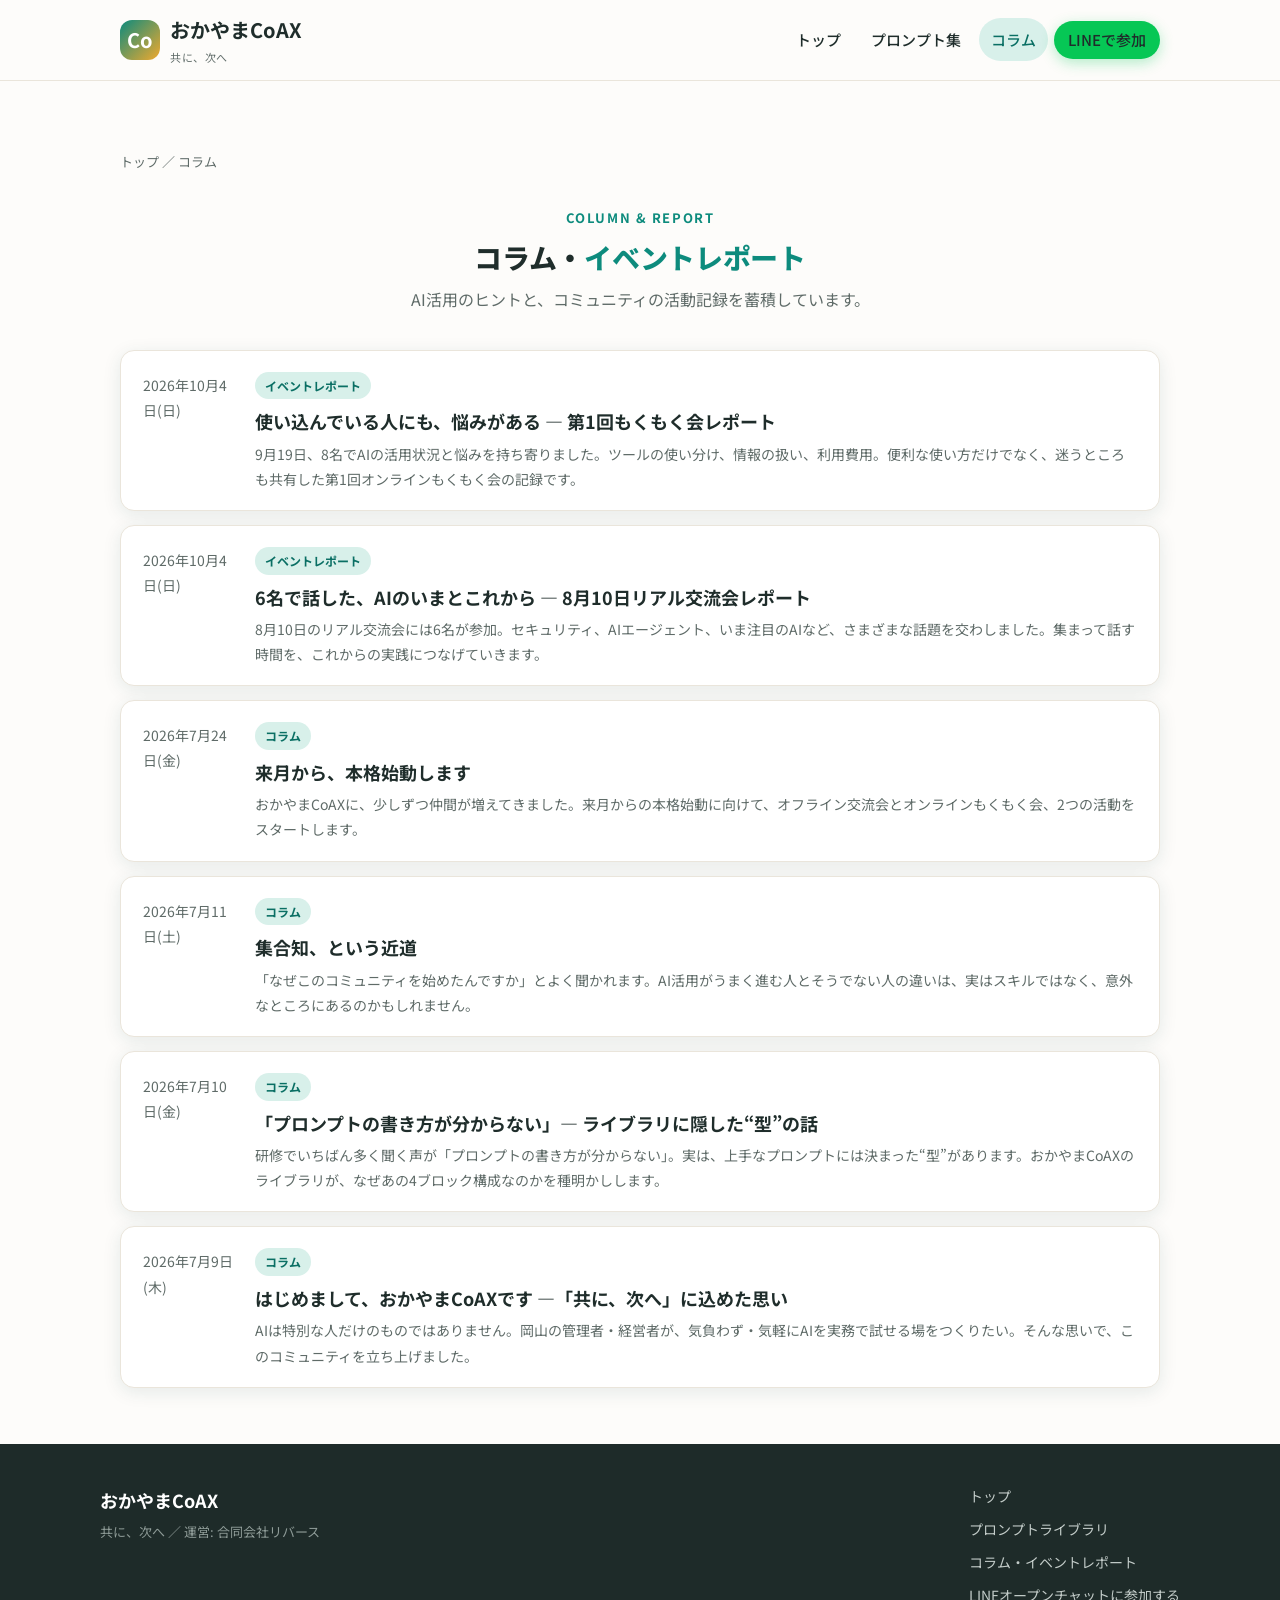
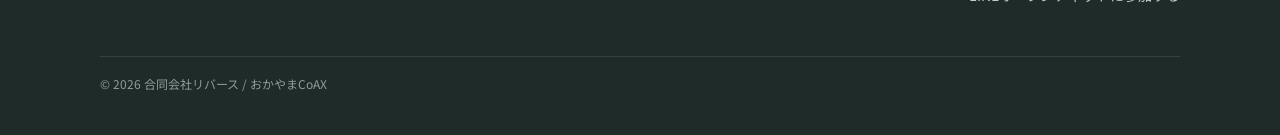
<file: columns.html>
<!DOCTYPE html>
<html lang="ja">
<head>
  <meta charset="UTF-8">
  <meta name="viewport" content="width=device-width, initial-scale=1.0">
  <title>コラム・イベントレポート ｜ おかやまCoAX</title>
  <meta name="description" content="AI活用のヒントと、おかやまCoAXの活動記録。新着順に掲載しています。">
  <!-- OGP / Twitter Card -->
  <meta property="og:type" content="website">
  <meta property="og:site_name" content="おかやまCoAX">
  <meta property="og:title" content="コラム・イベントレポート ｜ おかやまCoAX">
  <meta property="og:description" content="AI活用のヒントと、おかやまCoAXの活動記録。新着順に掲載しています。">
  <meta property="og:image" content="https://okayamacoax.re-birth-llc.co.jp/assets/img/ogp.png">
  <meta property="og:url" content="https://okayamacoax.re-birth-llc.co.jp/columns.html">
  <meta name="twitter:card" content="summary_large_image">
  <link rel="preconnect" href="https://fonts.googleapis.com">
  <link rel="preconnect" href="https://fonts.gstatic.com" crossorigin>
  <link href="https://fonts.googleapis.com/css2?family=Noto+Sans+JP:wght@400;500;700;800;900&display=swap" rel="stylesheet">
  <link rel="stylesheet" href="assets/css/style.css">
</head>
<body data-page="columns">
  <header id="site-header"></header>

  <main id="main">
    <section class="section">
      <div class="container">
        <p class="crumbs"><a href="index.html">トップ</a> ／ コラム</p>
        <div class="section__head">
          <p class="eyebrow">COLUMN &amp; REPORT</p>
          <h1 class="section__title">コラム・<span class="em">イベントレポート</span></h1>
          <p class="section__lead">AI活用のヒントと、コミュニティの活動記録を蓄積しています。</p>
        </div>
        <div class="article-list" id="article-list"><div class="loading">読み込み中…</div></div>
      </div>
    </section>
  </main>

  <footer id="site-footer"></footer>

  <script src="assets/js/main.js"></script>
  <script src="assets/js/columns.js"></script>
</body>
</html>
</file>
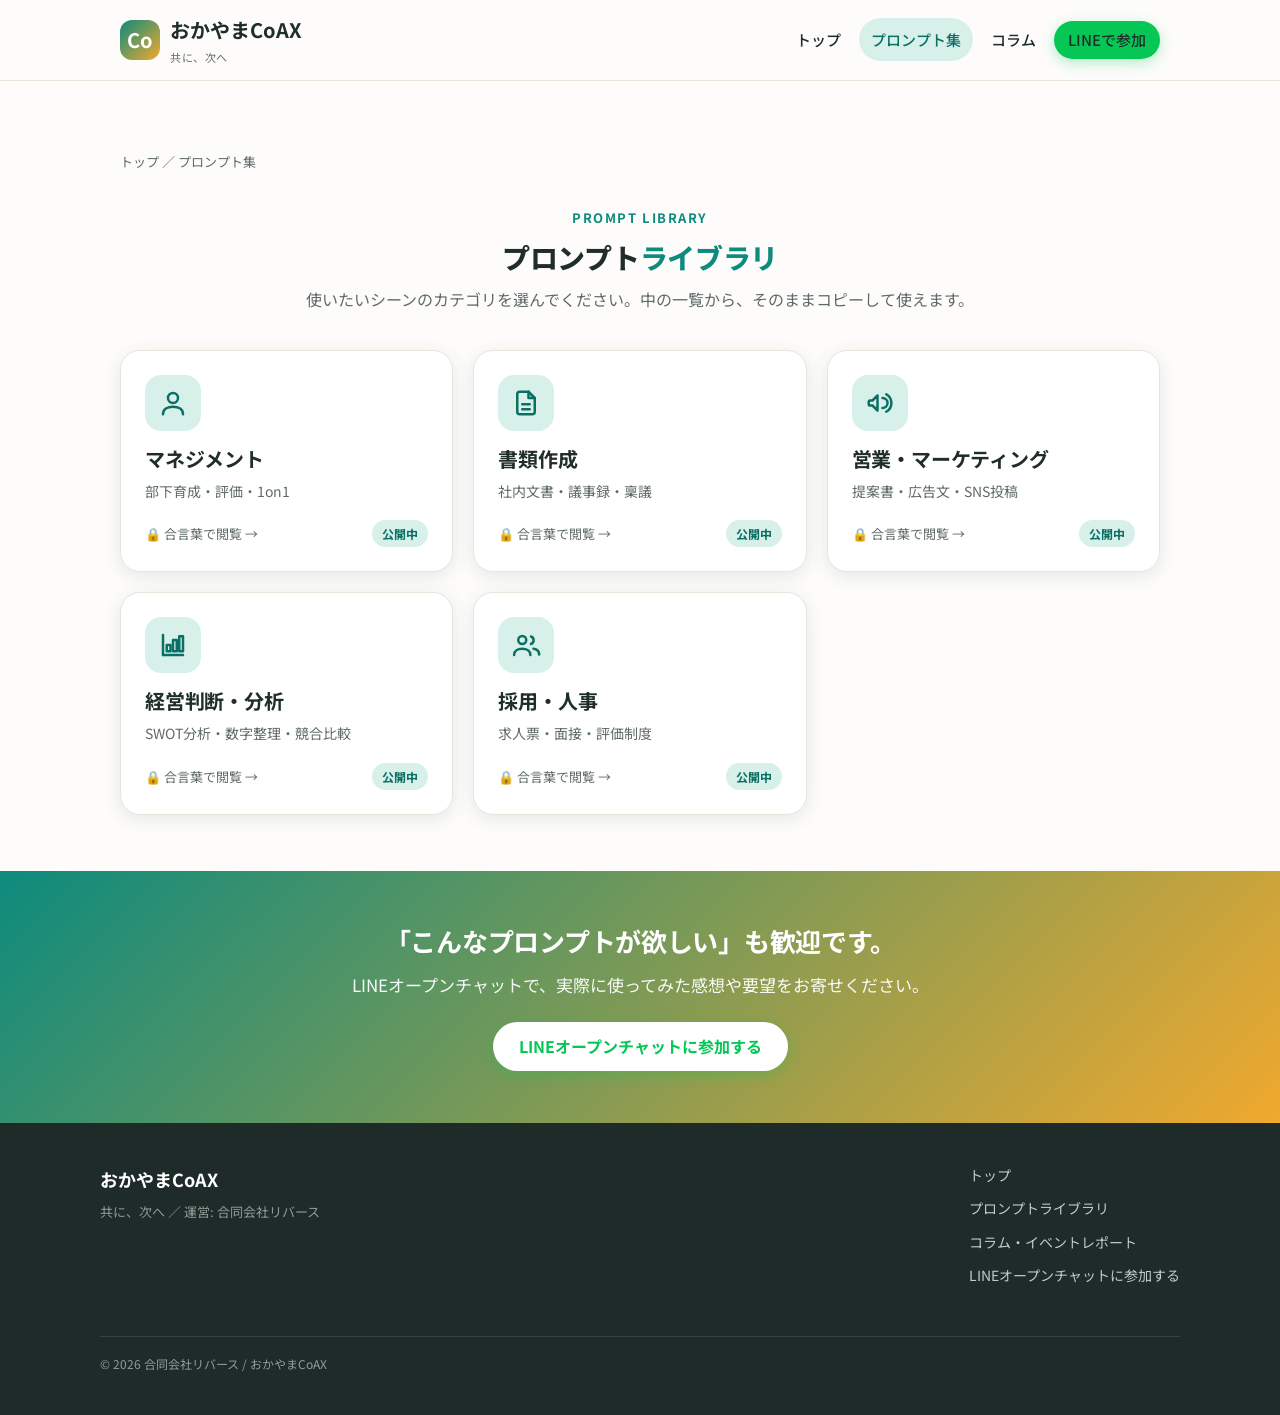
<file: prompts.html>
<!DOCTYPE html>
<html lang="ja">
<head>
  <meta charset="UTF-8">
  <meta name="viewport" content="width=device-width, initial-scale=1.0">
  <title>プロンプトライブラリ ｜ おかやまCoAX</title>
  <meta name="description" content="マネジメント・書類作成・営業マーケ・経営分析・採用人事。シーン別に選べる、コピペで使えるプロンプト集。">
  <!-- OGP / Twitter Card -->
  <meta property="og:type" content="website">
  <meta property="og:site_name" content="おかやまCoAX">
  <meta property="og:title" content="プロンプトライブラリ ｜ おかやまCoAX">
  <meta property="og:description" content="マネジメント・書類作成・営業マーケ・経営分析・採用人事。シーン別に選べる、コピペで使えるプロンプト集。">
  <meta property="og:image" content="https://okayamacoax.re-birth-llc.co.jp/assets/img/ogp.png">
  <meta property="og:url" content="https://okayamacoax.re-birth-llc.co.jp/prompts.html">
  <meta name="twitter:card" content="summary_large_image">
  <link rel="preconnect" href="https://fonts.googleapis.com">
  <link rel="preconnect" href="https://fonts.gstatic.com" crossorigin>
  <link href="https://fonts.googleapis.com/css2?family=Noto+Sans+JP:wght@400;500;700;800;900&display=swap" rel="stylesheet">
  <link rel="stylesheet" href="assets/css/style.css">
</head>
<body data-page="prompts">
  <header id="site-header"></header>

  <main id="main">
    <section class="section">
      <div class="container">
        <p class="crumbs"><a href="index.html">トップ</a> ／ プロンプト集</p>
        <div class="section__head">
          <p class="eyebrow">PROMPT LIBRARY</p>
          <h1 class="section__title">プロンプト<span class="em">ライブラリ</span></h1>
          <p class="section__lead">使いたいシーンのカテゴリを選んでください。中の一覧から、そのままコピーして使えます。</p>
        </div>
        <div class="grid grid--3" id="categories"><div class="loading">読み込み中…</div></div>
      </div>
    </section>

    <section class="cta-band">
      <div class="container">
        <h2>「こんなプロンプトが欲しい」も歓迎です。</h2>
        <p>LINEオープンチャットで、実際に使ってみた感想や要望をお寄せください。</p>
        <a href="#" id="cta-line" class="btn btn--line" target="_blank" rel="noopener">LINEオープンチャットに参加する</a>
      </div>
    </section>
  </main>

  <footer id="site-footer"></footer>

  <script src="assets/js/main.js"></script>
  <script src="assets/js/prompts.js"></script>
  <script>
    CoAX.getConfig().then(cfg => {
      const el = document.getElementById("cta-line");
      if (el) el.href = cfg.lineFormUrl;
    });
  </script>
</body>
</html>
</file>
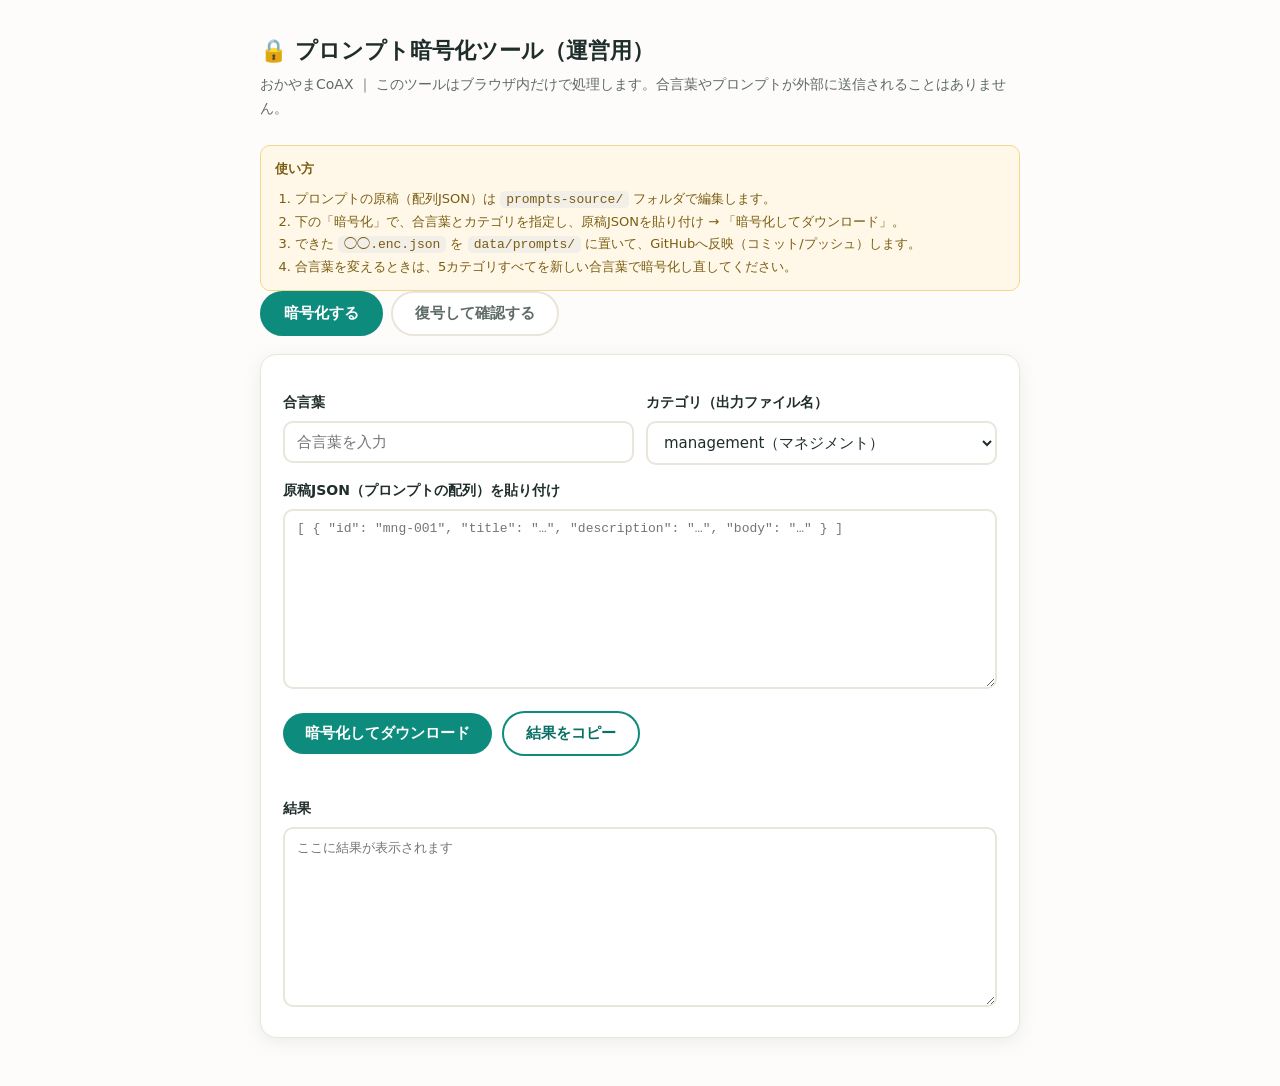
<file: tools/encryptor.html>
<!DOCTYPE html>
<html lang="ja">
<head>
  <meta charset="UTF-8">
  <meta name="viewport" content="width=device-width, initial-scale=1.0">
  <title>プロンプト暗号化ツール ｜ おかやまCoAX（運営用）</title>
  <style>
    :root { --teal:#0d8b7d; --teal-d:#0a6f64; --gold:#f0a92e; --bg:#fdfcfa; --ink:#1f2d2b; --soft:#5f6b68; --bd:#eae5db; }
    * { box-sizing: border-box; }
    body { font-family: "Noto Sans JP", system-ui, sans-serif; background: var(--bg); color: var(--ink);
      margin: 0; padding: 32px 16px; line-height: 1.7; }
    .wrap { max-width: 760px; margin: 0 auto; }
    h1 { font-size: 22px; margin: 0 0 4px; }
    .sub { color: var(--soft); font-size: 14px; margin: 0 0 24px; }
    .card { background: #fff; border: 1px solid var(--bd); border-radius: 16px; padding: 22px; margin-bottom: 18px;
      box-shadow: 0 4px 18px rgba(20,70,64,.08); }
    label { font-weight: 700; font-size: 14px; display: block; margin: 14px 0 6px; }
    input[type=text], input[type=password], select, textarea {
      width: 100%; padding: 10px 12px; border: 2px solid var(--bd); border-radius: 10px; font-size: 15px;
      font-family: inherit; background: #fff; color: var(--ink); }
    textarea { min-height: 180px; resize: vertical; font-family: "Consolas", monospace; font-size: 13px; }
    input:focus, select:focus, textarea:focus { outline: none; border-color: var(--teal); }
    .row { display: flex; gap: 12px; flex-wrap: wrap; }
    .row > div { flex: 1; min-width: 200px; }
    button { background: var(--teal); color: #fff; border: 0; border-radius: 999px; padding: 11px 22px;
      font-weight: 700; font-family: inherit; font-size: 15px; cursor: pointer; }
    button:hover { background: var(--teal-d); }
    button.ghost { background: #fff; color: var(--teal-d); border: 2px solid var(--teal); }
    .tabs { display: flex; gap: 8px; margin-bottom: 18px; }
    .tabs button { background: #fff; color: var(--soft); border: 2px solid var(--bd); }
    .tabs button.active { background: var(--teal); color: #fff; border-color: var(--teal); }
    .msg { font-size: 14px; margin-top: 10px; min-height: 1.2em; }
    .msg.ok { color: var(--teal-d); font-weight: 700; }
    .msg.err { color: #c0392b; font-weight: 700; }
    .actions { display: flex; gap: 10px; flex-wrap: wrap; margin-top: 14px; align-items: center; }
    ol { padding-left: 20px; }
    code { background: #f2efe9; padding: 1px 6px; border-radius: 5px; font-size: 13px; }
    .note { background: #fff8e8; border: 1px solid #f0d98a; border-radius: 10px; padding: 12px 14px; font-size: 13px; color: #7a5d12; }
  </style>
</head>
<body>
  <div class="wrap">
    <h1>🔒 プロンプト暗号化ツール（運営用）</h1>
    <p class="sub">おかやまCoAX ｜ このツールはブラウザ内だけで処理します。合言葉やプロンプトが外部に送信されることはありません。</p>

    <div class="note">
      <strong>使い方</strong>
      <ol style="margin:8px 0 0">
        <li>プロンプトの原稿（配列JSON）は <code>prompts-source/</code> フォルダで編集します。</li>
        <li>下の「暗号化」で、合言葉とカテゴリを指定し、原稿JSONを貼り付け → 「暗号化してダウンロード」。</li>
        <li>できた <code>◯◯.enc.json</code> を <code>data/prompts/</code> に置いて、GitHubへ反映（コミット/プッシュ）します。</li>
        <li>合言葉を変えるときは、5カテゴリすべてを新しい合言葉で暗号化し直してください。</li>
      </ol>
    </div>

    <div class="tabs">
      <button id="tab-enc" class="active" onclick="setMode('enc')">暗号化する</button>
      <button id="tab-dec" onclick="setMode('dec')">復号して確認する</button>
    </div>

    <div class="card">
      <div class="row">
        <div>
          <label for="pass">合言葉</label>
          <input type="password" id="pass" autocomplete="off" placeholder="合言葉を入力">
        </div>
        <div>
          <label for="cat">カテゴリ（出力ファイル名）</label>
          <select id="cat">
            <option value="management">management（マネジメント）</option>
            <option value="documents">documents（書類作成）</option>
            <option value="sales">sales（営業・マーケティング）</option>
            <option value="analysis">analysis（経営判断・分析）</option>
            <option value="hr">hr（採用・人事）</option>
          </select>
        </div>
      </div>

      <label for="input" id="input-label">原稿JSON（プロンプトの配列）を貼り付け</label>
      <textarea id="input" placeholder='[ { "id": "mng-001", "title": "…", "description": "…", "body": "…" } ]'></textarea>

      <div class="actions">
        <button id="go" onclick="run()">暗号化してダウンロード</button>
        <button class="ghost" onclick="copyOut()">結果をコピー</button>
      </div>
      <p class="msg" id="msg"></p>

      <label for="output" style="margin-top:6px">結果</label>
      <textarea id="output" readonly placeholder="ここに結果が表示されます"></textarea>
    </div>
  </div>

  <script src="../assets/js/crypto.js"></script>
  <script>
    let mode = "enc";
    function setMode(m) {
      mode = m;
      document.getElementById("tab-enc").classList.toggle("active", m === "enc");
      document.getElementById("tab-dec").classList.toggle("active", m === "dec");
      document.getElementById("go").textContent = m === "enc" ? "暗号化してダウンロード" : "復号する";
      document.getElementById("input-label").textContent = m === "enc"
        ? "原稿JSON（プロンプトの配列）を貼り付け"
        : "暗号化ファイル（◯◯.enc.json の中身）を貼り付け";
      document.getElementById("msg").textContent = "";
      document.getElementById("output").value = "";
    }

    function setMsg(text, cls) {
      const el = document.getElementById("msg");
      el.textContent = text; el.className = "msg " + (cls || "");
    }

    async function run() {
      const pass = document.getElementById("pass").value;
      const input = document.getElementById("input").value.trim();
      if (!pass) return setMsg("合言葉を入力してください。", "err");
      if (!input) return setMsg("JSONを貼り付けてください。", "err");

      try {
        if (mode === "enc") {
          // 妥当なJSONか確認してから暗号化（整形して保存）
          const parsed = JSON.parse(input);
          const text = JSON.stringify(parsed);
          const obj = await CoAXCrypto.encrypt(text, pass);
          const out = JSON.stringify(obj, null, 2);
          document.getElementById("output").value = out;
          const name = document.getElementById("cat").value + ".enc.json";
          download(name, out);
          setMsg(`暗号化しました（${parsed.length ?? "?"}件）。${name} をダウンロードしました。`, "ok");
        } else {
          const obj = JSON.parse(input);
          const text = await CoAXCrypto.decrypt(obj, pass);
          const parsed = JSON.parse(text);
          document.getElementById("output").value = JSON.stringify(parsed, null, 2);
          setMsg(`復号しました（${parsed.length ?? "?"}件）。合言葉は正しいです。`, "ok");
        }
      } catch (e) {
        if (mode === "dec") setMsg("復号できませんでした。合言葉が違うか、ファイルが正しくありません。", "err");
        else setMsg("エラー：JSONの形式を確認してください（" + e.message + "）", "err");
      }
    }

    function download(filename, text) {
      const blob = new Blob([text], { type: "application/json" });
      const a = document.createElement("a");
      a.href = URL.createObjectURL(blob);
      a.download = filename;
      document.body.appendChild(a); a.click(); a.remove();
      setTimeout(() => URL.revokeObjectURL(a.href), 1000);
    }

    function copyOut() {
      const out = document.getElementById("output");
      if (!out.value) return;
      navigator.clipboard.writeText(out.value).then(() => setMsg("結果をコピーしました。", "ok"));
    }
  </script>
</body>
</html>
</file>
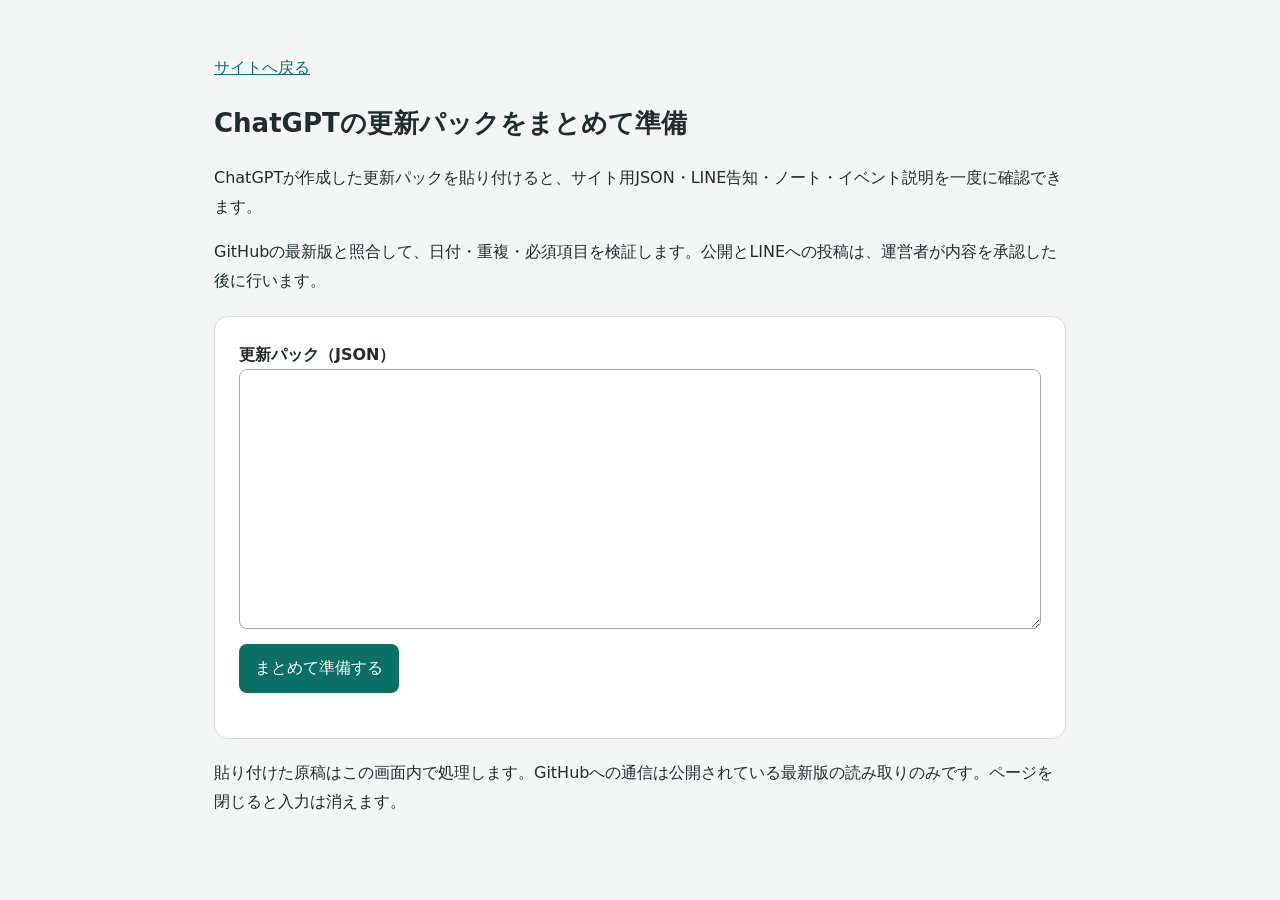
<file: tools/update-preparer.html>
<!doctype html>
<html lang="ja">
<head>
<meta charset="utf-8"><meta name="viewport" content="width=device-width,initial-scale=1">
<meta name="robots" content="noindex,nofollow">
<title>更新パックの準備 ｜ おかやまCoAX</title>
<style>
*{box-sizing:border-box}body{margin:0;background:#f4f6f5;color:#1f2d2b;font:16px/1.8 system-ui,sans-serif}
main{max-width:900px;margin:30px auto;padding:24px}section{background:#fff;padding:24px;border:1px solid #ddd;border-radius:14px;margin:20px 0}
h1{font-size:26px}label{display:block;font-weight:bold}textarea{width:100%;min-height:260px;font:14px/1.6 monospace;padding:12px;border:1px solid #aaa;border-radius:8px}
button,a.download{display:inline-block;border:0;border-radius:8px;background:#0a6f64;color:#fff;padding:10px 16px;font:inherit;cursor:pointer;margin:5px 8px 5px 0;text-decoration:none}
button:disabled{opacity:.6;cursor:wait}pre{white-space:pre-wrap;overflow-wrap:anywhere}a{color:#0a6f64}#status{white-space:pre-wrap}#result[hidden]{display:none}
:focus-visible{outline:3px solid #f0a92e;outline-offset:3px}
</style>
</head>
<body><main>
<a href="../index.html">サイトへ戻る</a>
<h1>ChatGPTの更新パックをまとめて準備</h1>
<p>ChatGPTが作成した更新パックを貼り付けると、サイト用JSON・LINE告知・ノート・イベント説明を一度に確認できます。</p>
<p>GitHubの最新版と照合して、日付・重複・必須項目を検証します。公開とLINEへの投稿は、運営者が内容を承認した後に行います。</p>
<section>
<label for="bundle">更新パック（JSON）</label>
<textarea id="bundle" spellcheck="false" autocomplete="off"></textarea>
<button id="prepare" type="button">まとめて準備する</button>
<p id="status" role="status" aria-live="polite"></p>
</section>
<section id="result" hidden>
<h2>確認用原稿</h2><pre id="review"></pre>
<h2>LINE告知</h2><pre id="announcement"></pre>
<h2>LINEノート</h2><pre id="note"></pre>
<h2>LINEイベント説明</h2><pre id="eventDescription"></pre>
<h2>書き出し</h2><div id="downloads"></div>
<p>サイト用JSONだけを承認後にGitHubの同じ場所へ反映してください。LINE原稿と確認書はDrive「おかやまCoAX」に保存してください。</p>
</section>
<p>貼り付けた原稿はこの画面内で処理します。GitHubへの通信は公開されている最新版の読み取りのみです。ページを閉じると入力は消えます。</p>
</main>
<script src="../assets/js/content-tools.js"></script>
<script>
"use strict";
const repository = "mmasada-coder/okayamacoax";
const statusEl = document.getElementById("status");
const resultEl = document.getElementById("result");
let urls = [];
function clearResult() {
  urls.forEach(URL.revokeObjectURL); urls = [];
  document.getElementById("downloads").replaceChildren();
  resultEl.hidden = true;
}
async function get(url) {
  const r = await fetch(url, { cache: "no-store" });
  if (!r.ok) throw new Error("GitHubから読み込めません（HTTP " + r.status + "）");
  return r.json();
}
function addDownload(label, filename, content, type) {
  const url = URL.createObjectURL(new Blob([content], { type }));
  urls.push(url);
  const a = document.createElement("a");
  a.className = "download"; a.href = url; a.download = filename; a.textContent = label;
  document.getElementById("downloads").append(a);
}
document.getElementById("bundle").addEventListener("input", clearResult);
document.getElementById("prepare").addEventListener("click", async () => {
  clearResult();
  const button = document.getElementById("prepare");
  button.disabled = true;
  const input = document.getElementById("bundle");
  const sourceText = input.value;
  input.disabled = true;
  statusEl.textContent = "GitHubの最新版を確認しています…";
  try {
    const bundle = JSON.parse(sourceText);
    const head = await get("https://api.github.com/repos/" + repository + "/commits/main");
    const prefix = "https://raw.githubusercontent.com/" + repository + "/" + head.sha + "/";
    const [columns, events] = await Promise.all([get(prefix + "data/columns.json"), get(prefix + "data/events.json")]);
    const result = CoAXContent.prepareBundle(bundle, columns, events, head.sha);
    document.getElementById("review").textContent = result.review;
    for (const key of ["announcement", "note", "eventDescription"]) document.getElementById(key).textContent = bundle.line[key];
    for (const [path, content] of Object.entries(result.changed)) {
      addDownload(path, path.split("/").pop(), content, "application/json");
    }
    const privateText = result.review + "\nLINE告知\n" + bundle.line.announcement +
      "\n\nLINEノート\n" + bundle.line.note + "\n\nLINEイベント説明\n" + bundle.line.eventDescription + "\n";
    addDownload("LINE原稿と確認書", bundle.generatedOn + "_運営_更新パック_v1.txt", privateText, "text/plain;charset=utf-8");
    resultEl.hidden = false;
    statusEl.textContent = "準備できました。サイトの公開・LINE投稿はまだ行っていません。";
  } catch (e) { statusEl.textContent = "準備できませんでした。\n" + e.message; }
  finally { button.disabled = false; input.disabled = false; }
});
</script>
</body></html>
</file>
<file: assets/css/style.css>
/* ===========================================================
   おかやまCoAX ポータルサイト  共通スタイル
   デザイン方針:
   - 白ベース + 暖色(オレンジ/イエロー)を差し色
   - 文字はダークグレー基調(黒すぎない)
   - 見出しは丸みのあるゴシック体 / 本文は読みやすい大きめサイズ
   - 角丸カード型レイアウト
   =========================================================== */

:root {
  /* メイン: フレッシュティール(明るめ) */
  --color-primary: #0d8b7d;        /* ティール */
  --color-primary-dark: #0a6f64;
  --color-primary-soft: #d8f0ea;   /* 明るいミント(背景用) */
  /* 差し色: 鮮やかゴールド */
  --color-accent: #f0a92e;
  --color-accent-soft: #fcf0d5;

  /* ベース */
  --color-bg: #fdfcfa;             /* 明るいオフホワイト */
  --color-surface: #ffffff;
  --color-text: #1f2d2b;           /* 締まりのあるダークインク */
  --color-text-soft: #5f6b68;
  --color-border: #eae5db;

  --color-line: #06c755;           /* LINEカラー */

  --radius-lg: 20px;
  --radius-md: 14px;
  --radius-sm: 10px;

  --shadow-card: 0 4px 18px rgba(20, 70, 64, 0.10);
  --shadow-card-hover: 0 8px 26px rgba(20, 70, 64, 0.18);

  --font-heading: "Noto Sans JP", "Hiragino Kaku Gothic ProN", "Yu Gothic",
                  "Meiryo", system-ui, sans-serif;
  --font-body: "Noto Sans JP", "Hiragino Kaku Gothic ProN", "Yu Gothic",
               "Meiryo", system-ui, sans-serif;

  --maxw: 1080px;
}

* { box-sizing: border-box; }

html { scroll-behavior: smooth; }

body {
  margin: 0;
  font-family: var(--font-body);
  color: var(--color-text);
  background: var(--color-bg);
  line-height: 1.8;
  font-size: 17px;               /* 経営者層向けに大きめ */
  -webkit-font-smoothing: antialiased;
}

img { max-width: 100%; display: block; }

a { color: var(--color-primary-dark); text-decoration: none; }
a:hover { text-decoration: underline; }

h1, h2, h3 { font-family: var(--font-heading); font-weight: 700; line-height: 1.4; color: var(--color-text); letter-spacing: -0.01em; }

.container { max-width: var(--maxw); margin: 0 auto; padding: 0 20px; }

/* ---------- ヘッダー ---------- */
.site-header {
  position: sticky; top: 0; z-index: 50;
  background: rgba(253, 252, 250, 0.90);
  backdrop-filter: blur(8px);
  border-bottom: 1px solid var(--color-border);
}
.site-header__inner {
  max-width: var(--maxw); margin: 0 auto; padding: 12px 20px;
  display: flex; align-items: center; justify-content: space-between; gap: 16px;
}
.brand { display: flex; align-items: center; gap: 10px; }
.brand__logo {
  width: 40px; height: 40px; border-radius: 12px;
  background: linear-gradient(135deg, var(--color-primary), var(--color-accent));
  display: grid; place-items: center; color: #fff; font-family: var(--font-heading);
  font-weight: 700; font-size: 20px; flex-shrink: 0;
}
.brand__name { font-family: var(--font-heading); font-weight: 700; font-size: 20px; color: var(--color-text); }
.brand__name small { display: block; font-size: 11px; color: var(--color-text-soft); font-weight: 400; letter-spacing: .05em; }
.brand:hover { text-decoration: none; }

.nav { display: flex; align-items: center; gap: 6px; }
.nav a {
  color: var(--color-text); padding: 8px 12px; border-radius: 999px;
  font-size: 15px; font-weight: 500; transition: background .15s;
}
.nav a:hover { background: var(--color-primary-soft); text-decoration: none; }
.nav a.is-active { background: var(--color-primary-soft); color: var(--color-primary-dark); }

.nav-toggle { display: none; background: none; border: 0; cursor: pointer; padding: 8px; }
.nav-toggle span { display: block; width: 24px; height: 2px; background: var(--color-text); margin: 5px 0; border-radius: 2px; }

/* ---------- ボタン ---------- */
.btn {
  display: inline-flex; align-items: center; justify-content: center; gap: 8px;
  padding: 13px 24px; border-radius: 999px; font-weight: 700; font-family: var(--font-heading);
  font-size: 16px; cursor: pointer; border: 2px solid transparent; transition: transform .12s, box-shadow .15s, background .15s;
  text-decoration: none; line-height: 1.2;
}
.btn:hover { text-decoration: none; transform: translateY(-1px); }
.btn--primary { background: var(--color-primary); color: #fff; box-shadow: 0 4px 14px rgba(13,139,125,.34); }
.btn--primary:hover { background: var(--color-primary-dark); }
.btn--line { background: var(--color-line); color: #fff; box-shadow: 0 4px 14px rgba(6,199,85,.30); }
.btn--line:hover { background: #05b34c; }
.btn--ghost { background: #fff; color: var(--color-primary-dark); border-color: var(--color-primary); }
.btn--ghost:hover { background: var(--color-primary-soft); }
.btn--sm { padding: 9px 16px; font-size: 14px; }

/* ---------- セクション共通 ---------- */
.section { padding: 56px 0; }
.section--soft { background: linear-gradient(180deg, #fff, var(--color-accent-soft)); }
.section__head { text-align: center; margin-bottom: 36px; }
.section__title { font-size: 28px; margin: 0 0 8px; font-weight: 800; }
.section__title .em { color: var(--color-primary); }
.section__lead { color: var(--color-text-soft); margin: 0; font-size: 16px; }

.eyebrow {
  display: inline-block; font-family: var(--font-heading); font-weight: 700;
  color: var(--color-primary); font-size: 13px; letter-spacing: .12em; margin-bottom: 8px;
}

/* ---------- ヒーロー ---------- */
.hero { position: relative; overflow: hidden; background: linear-gradient(160deg, var(--color-accent-soft) 0%, var(--color-primary-soft) 100%); }
.hero__inner { max-width: var(--maxw); margin: 0 auto; padding: 72px 20px 80px; text-align: center; }
.hero__concept {
  font-family: var(--font-heading); font-weight: 900; font-size: clamp(34px, 6vw, 54px);
  margin: 0 0 16px; color: var(--color-text); letter-spacing: -0.02em;
}
.hero__concept .em { color: var(--color-primary); }
.hero__lead { font-size: clamp(16px, 2.4vw, 20px); color: var(--color-text-soft); margin: 0 auto 28px; max-width: 640px; }
.hero__actions { display: flex; gap: 14px; justify-content: center; flex-wrap: wrap; }
.hero__blob { position: absolute; border-radius: 50%; filter: blur(8px); opacity: .5; }
.hero__blob--1 { width: 220px; height: 220px; background: var(--color-accent); top: -60px; right: -40px; }
.hero__blob--2 { width: 160px; height: 160px; background: #f6e3a8; bottom: -50px; left: -30px; }

/* ---------- カードグリッド ---------- */
.grid { display: grid; gap: 20px; }
.grid--3 { grid-template-columns: repeat(3, 1fr); }
.grid--2 { grid-template-columns: repeat(2, 1fr); }

.card {
  background: var(--color-surface); border: 1px solid var(--color-border);
  border-radius: var(--radius-lg); padding: 24px; box-shadow: var(--shadow-card);
  transition: transform .15s, box-shadow .15s; display: flex; flex-direction: column;
}
a.card:hover, .card--link:hover { transform: translateY(-3px); box-shadow: var(--shadow-card-hover); text-decoration: none; }

/* カテゴリカード */
.cat-card__icon {
  width: 56px; height: 56px; border-radius: 16px; display: grid; place-items: center;
  background: var(--color-primary-soft); color: var(--color-primary-dark); margin-bottom: 14px;
}
.cat-card__icon svg { width: 30px; height: 30px; }
.cat-card__name { font-family: var(--font-heading); font-weight: 700; font-size: 20px; margin: 0 0 6px; color: var(--color-text); }
.cat-card__scene { color: var(--color-text-soft); font-size: 14px; margin: 0; flex: 1; }
.cat-card__foot { margin-top: 16px; display: flex; align-items: center; justify-content: space-between; }
.cat-card__count { font-size: 13px; color: var(--color-text-soft); }
.badge {
  display: inline-block; font-size: 12px; font-weight: 700; padding: 3px 10px; border-radius: 999px;
  font-family: var(--font-heading);
}
.badge--coming { background: #eee; color: #888; }
.badge--available { background: var(--color-primary-soft); color: var(--color-primary-dark); }
.card.is-coming { opacity: .72; }

/* ---------- 次回開催予定 ---------- */
.events { display: grid; gap: 14px; }
.event-item {
  display: flex; align-items: center; gap: 18px; background: #fff;
  border: 1px solid var(--color-border); border-radius: var(--radius-md); padding: 16px 20px;
  box-shadow: var(--shadow-card);
}
.event-date {
  flex-shrink: 0; text-align: center; background: var(--color-primary-soft);
  border-radius: var(--radius-sm); padding: 8px 12px; min-width: 72px; color: var(--color-primary-dark);
}
.event-date__day { font-family: var(--font-heading); font-weight: 700; font-size: 24px; line-height: 1; }
.event-date__ym { font-size: 12px; }
.event-body { flex: 1; }
.event-title { font-family: var(--font-heading); font-weight: 700; font-size: 17px; margin: 0 0 4px; }
.event-meta { font-size: 13px; color: var(--color-text-soft); margin: 0; display: flex; gap: 10px; flex-wrap: wrap; align-items: center; }
.tag {
  display: inline-block; font-size: 12px; padding: 2px 10px; border-radius: 999px; font-weight: 700;
  font-family: var(--font-heading);
}
.tag--online { background: var(--color-primary-soft); color: var(--color-primary-dark); }
.tag--offline { background: var(--color-accent-soft); color: #9c7526; }

/* ---------- コラム一覧 ---------- */
.article-list { display: grid; gap: 14px; }
.article-row {
  display: flex; align-items: baseline; gap: 16px; padding: 18px 22px; background: #fff;
  border: 1px solid var(--color-border); border-radius: var(--radius-md); box-shadow: var(--shadow-card);
  transition: transform .15s, box-shadow .15s;
}
.article-row:hover { transform: translateY(-2px); box-shadow: var(--shadow-card-hover); text-decoration: none; }
.article-row__date { flex-shrink: 0; font-size: 14px; color: var(--color-text-soft); font-variant-numeric: tabular-nums; width: 96px; }
.article-row__body { flex: 1; }
.article-row__title { font-family: var(--font-heading); font-weight: 700; font-size: 18px; margin: 0 0 4px; color: var(--color-text); }
.article-row__excerpt { font-size: 14px; color: var(--color-text-soft); margin: 0; display: -webkit-box; -webkit-line-clamp: 2; -webkit-box-orient: vertical; overflow: hidden; }

/* トップページのコラム抜粋カード */
.column-card__meta { display: flex; gap: 10px; align-items: center; margin-bottom: 8px; }
.column-card__date { font-size: 13px; color: var(--color-text-soft); }
.column-card__title { font-family: var(--font-heading); font-weight: 700; font-size: 18px; margin: 0 0 8px; color: var(--color-text); }
.column-card__excerpt { font-size: 14px; color: var(--color-text-soft); margin: 0; flex: 1;
  display: -webkit-box; -webkit-line-clamp: 3; -webkit-box-orient: vertical; overflow: hidden; }

/* ---------- プロンプト(カテゴリページ) ---------- */
.prompt-card { margin-bottom: 20px; }
.prompt-card__head { display: flex; align-items: flex-start; justify-content: space-between; gap: 16px; }
.prompt-card__title { font-family: var(--font-heading); font-weight: 700; font-size: 19px; margin: 0 0 6px; }
.prompt-card__desc { color: var(--color-text-soft); font-size: 14px; margin: 0 0 14px; }
.prompt-body {
  position: relative; background: #f5f4ef; border: 1px dashed #d8d2c4; border-radius: var(--radius-md);
  padding: 18px 18px; font-size: 15px; line-height: 1.9; white-space: pre-wrap; word-break: break-word;
  font-family: "SFMono-Regular", "Consolas", var(--font-body); color: #3d4744;
}
.copy-btn {
  flex-shrink: 0; display: inline-flex; align-items: center; gap: 6px;
  background: var(--color-primary); color: #fff; border: 0; border-radius: 999px;
  padding: 9px 18px; font-family: var(--font-heading); font-weight: 700; font-size: 14px; cursor: pointer;
  transition: background .15s, transform .1s;
}
.copy-btn:hover { background: var(--color-primary-dark); }
.copy-btn.is-copied { background: var(--color-line); }
.copy-btn svg { width: 16px; height: 16px; }

/* ---------- 記事詳細 ---------- */
.article { max-width: 760px; margin: 0 auto; }
.article__head { margin-bottom: 32px; text-align: center; }
.article__title { font-size: clamp(24px, 4vw, 34px); margin: 10px 0 12px; }
.article__date { color: var(--color-text-soft); font-size: 14px; }
.article__body { font-size: 17px; }
.article__body p { margin: 0 0 22px; }
.article__body h2 {
  font-size: 22px; margin: 40px 0 16px; padding-left: 14px; border-left: 5px solid var(--color-primary);
}

/* ---------- パンくず / 戻る ---------- */
.crumbs { font-size: 13px; color: var(--color-text-soft); margin-bottom: 20px; }
.crumbs a { color: var(--color-text-soft); }
.back-link { display: inline-flex; align-items: center; gap: 6px; margin-top: 40px; font-weight: 700; font-family: var(--font-heading); }

/* ---------- LINE CTA 帯 ---------- */
.cta-band { background: linear-gradient(135deg, var(--color-primary), var(--color-accent)); color: #fff; text-align: center; padding: 52px 20px; }
.cta-band h2 { color: #fff; font-size: 26px; margin: 0 0 10px; }
.cta-band p { margin: 0 0 22px; opacity: .95; }
.cta-band .btn--line { background: #fff; color: var(--color-line); }
.cta-band .btn--line:hover { background: #f2f2f2; }

/* ---------- 空状態 / Coming soon ---------- */
.empty {
  text-align: center; padding: 60px 20px; background: #fff; border: 1px dashed var(--color-border);
  border-radius: var(--radius-lg); color: var(--color-text-soft);
}
.empty__icon { font-size: 40px; margin-bottom: 12px; }
.empty h3 { margin: 0 0 8px; font-size: 20px; }

/* ---------- フッター ---------- */
.site-footer { background: #1e2b29; color: #c3ccc9; padding: 40px 20px; margin-top: 0; }
.site-footer__inner { max-width: var(--maxw); margin: 0 auto; display: flex; justify-content: space-between; gap: 24px; flex-wrap: wrap; align-items: flex-start; }
.site-footer__brand { font-family: var(--font-heading); font-weight: 700; font-size: 18px; color: #fff; }
.site-footer__brand small { display: block; font-weight: 400; font-size: 13px; color: #8f9c98; margin-top: 4px; }
.site-footer__nav { display: flex; flex-direction: column; gap: 8px; }
.site-footer__nav a { color: #c3ccc9; font-size: 14px; }
.site-footer__nav a:hover { color: #fff; }
.site-footer__copy { width: 100%; border-top: 1px solid #35423f; margin-top: 24px; padding-top: 16px; font-size: 12px; color: #8f9c98; }

/* ---------- 合言葉ゲート ---------- */
.gate {
  max-width: 480px; margin: 20px auto; text-align: center; background: var(--color-surface);
  border: 1px solid var(--color-border); border-radius: var(--radius-lg); padding: 40px 28px;
  box-shadow: var(--shadow-card);
}
.gate__icon { font-size: 40px; margin-bottom: 10px; }
.gate__title { font-size: 21px; margin: 0 0 10px; }
.gate__lead { color: var(--color-text-soft); font-size: 15px; margin: 0 0 22px; }
.gate__form { display: flex; gap: 10px; justify-content: center; flex-wrap: wrap; }
.gate__input {
  flex: 1; min-width: 180px; padding: 12px 16px; font-size: 16px; border-radius: 999px;
  border: 2px solid var(--color-border); font-family: var(--font-body); background: #fff; color: var(--color-text);
}
.gate__input:focus { outline: none; border-color: var(--color-primary); }
.gate__error { color: #c0392b; font-size: 14px; margin: 14px 0 0; min-height: 1.2em; }

/* ---------- ローディング ---------- */
.loading { text-align: center; padding: 60px 20px; color: var(--color-text-soft); }

/* ---------- レスポンシブ ---------- */
@media (max-width: 860px) {
  .grid--3 { grid-template-columns: repeat(2, 1fr); }
}
@media (max-width: 640px) {
  body { font-size: 16px; }
  .grid--3, .grid--2 { grid-template-columns: 1fr; }
  .nav { display: none; position: absolute; top: 100%; right: 12px; left: 12px;
    flex-direction: column; align-items: stretch; background: #fff; border: 1px solid var(--color-border);
    border-radius: var(--radius-md); padding: 8px; box-shadow: var(--shadow-card); }
  .nav.is-open { display: flex; }
  .nav-toggle { display: block; }
  .prompt-card__head { flex-direction: column; }
  .copy-btn { align-self: flex-start; }
  .article-row { flex-direction: column; gap: 4px; }
  .article-row__date { width: auto; }
  .event-item { flex-direction: column; align-items: flex-start; }
  .section { padding: 44px 0; }
}
</file>
